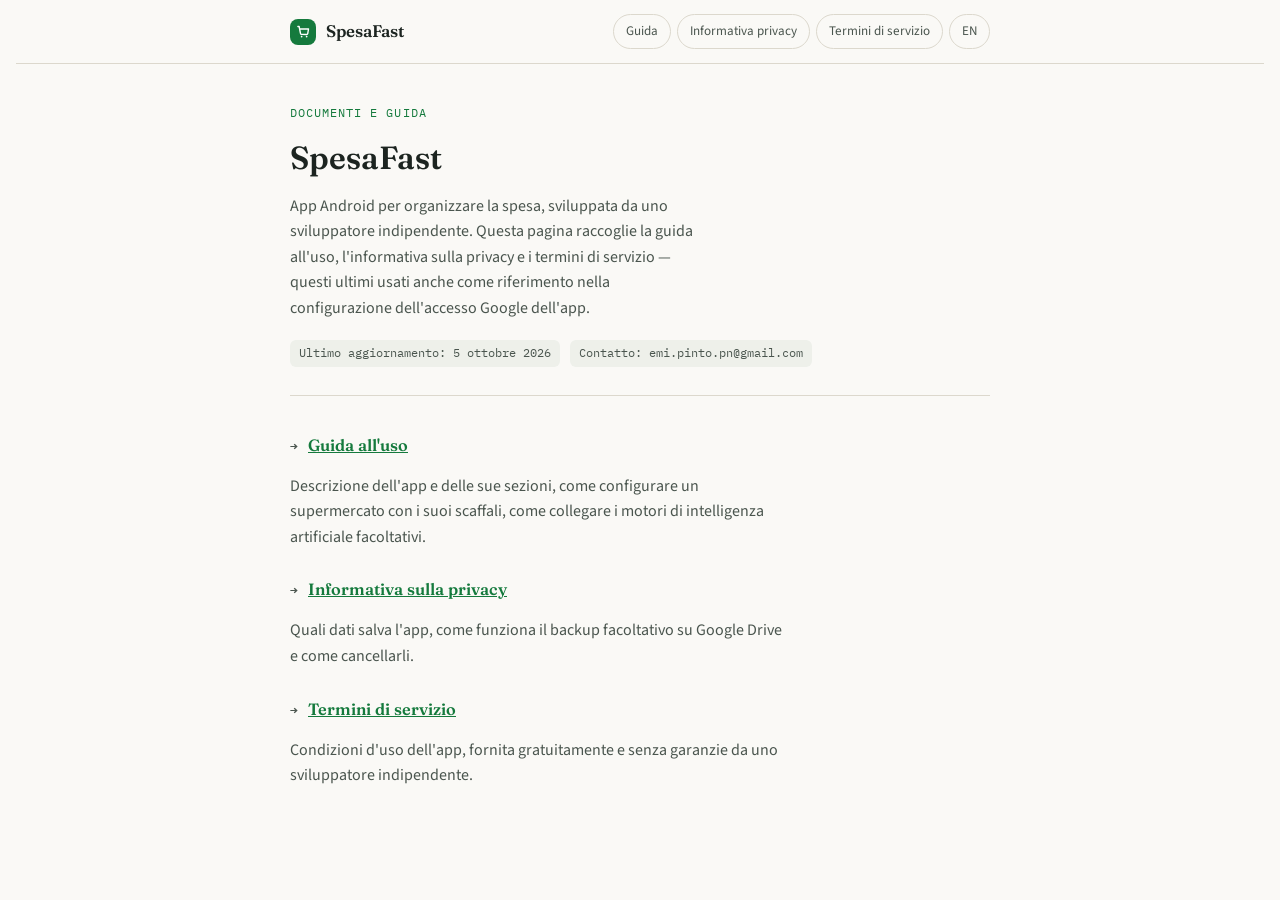
<file: index.html>
<!doctype html>
<html lang="it">
<head>
<meta charset="utf-8">
<meta name="viewport" content="width=device-width, initial-scale=1">
<title>SpesaFast — documenti legali</title>
<link rel="preconnect" href="https://fonts.googleapis.com">
<link rel="preconnect" href="https://fonts.gstatic.com" crossorigin>
<link href="https://fonts.googleapis.com/css2?family=Fraunces:wght@500;600&family=Source+Sans+3:wght@400;600&family=IBM+Plex+Mono:wght@400;500&display=swap" rel="stylesheet">
<link rel="stylesheet" href="style.css">
</head>
<body>

<header class="top">
  <div class="wrap">
    <a class="brand" href="index.html">
      <span class="mark">
        <svg viewBox="0 0 24 24" fill="none" stroke="#fff" stroke-width="2.2" stroke-linecap="round" stroke-linejoin="round">
          <circle cx="9" cy="20" r="1.4" fill="#fff" stroke="none"/>
          <circle cx="17" cy="20" r="1.4" fill="#fff" stroke="none"/>
          <path d="M3 4h2l2.2 11.2a1.8 1.8 0 0 0 1.8 1.5h8a1.8 1.8 0 0 0 1.77-1.48L20 8H6.2"/>
        </svg>
      </span>
      SpesaFast
    </a>
    <nav class="jump">
      <a href="help.html">Guida</a>
      <a href="privacy.html">Informativa privacy</a>
      <a href="terms.html">Termini di servizio</a>
      <a href="en/index.html" lang="en">EN</a>
    </nav>
  </div>
</header>

<main class="wrap">
  <div class="masthead">
    <span class="eyebrow">Documenti e guida</span>
    <h1>SpesaFast</h1>
    <p>App Android per organizzare la spesa, sviluppata da uno sviluppatore indipendente. Questa pagina raccoglie la guida all'uso, l'informativa sulla privacy e i termini di servizio — questi ultimi usati anche come riferimento nella configurazione dell'accesso Google dell'app.</p>
    <div class="meta">
      <span class="chip">Ultimo aggiornamento: 5 ottobre 2026</span>
      <span class="chip">Contatto: emi.pinto.pn@gmail.com</span>
    </div>
  </div>

  <article class="clause">
    <h3><span class="n">→</span> <a href="help.html">Guida all'uso</a></h3>
    <p>Descrizione dell'app e delle sue sezioni, come configurare un supermercato con i suoi scaffali, come collegare i motori di intelligenza artificiale facoltativi.</p>
  </article>

  <article class="clause">
    <h3><span class="n">→</span> <a href="privacy.html">Informativa sulla privacy</a></h3>
    <p>Quali dati salva l'app, come funziona il backup facoltativo su Google Drive e come cancellarli.</p>
  </article>

  <article class="clause">
    <h3><span class="n">→</span> <a href="terms.html">Termini di servizio</a></h3>
    <p>Condizioni d'uso dell'app, fornita gratuitamente e senza garanzie da uno sviluppatore indipendente.</p>
  </article>
</main>
</body>
</html>
</file>
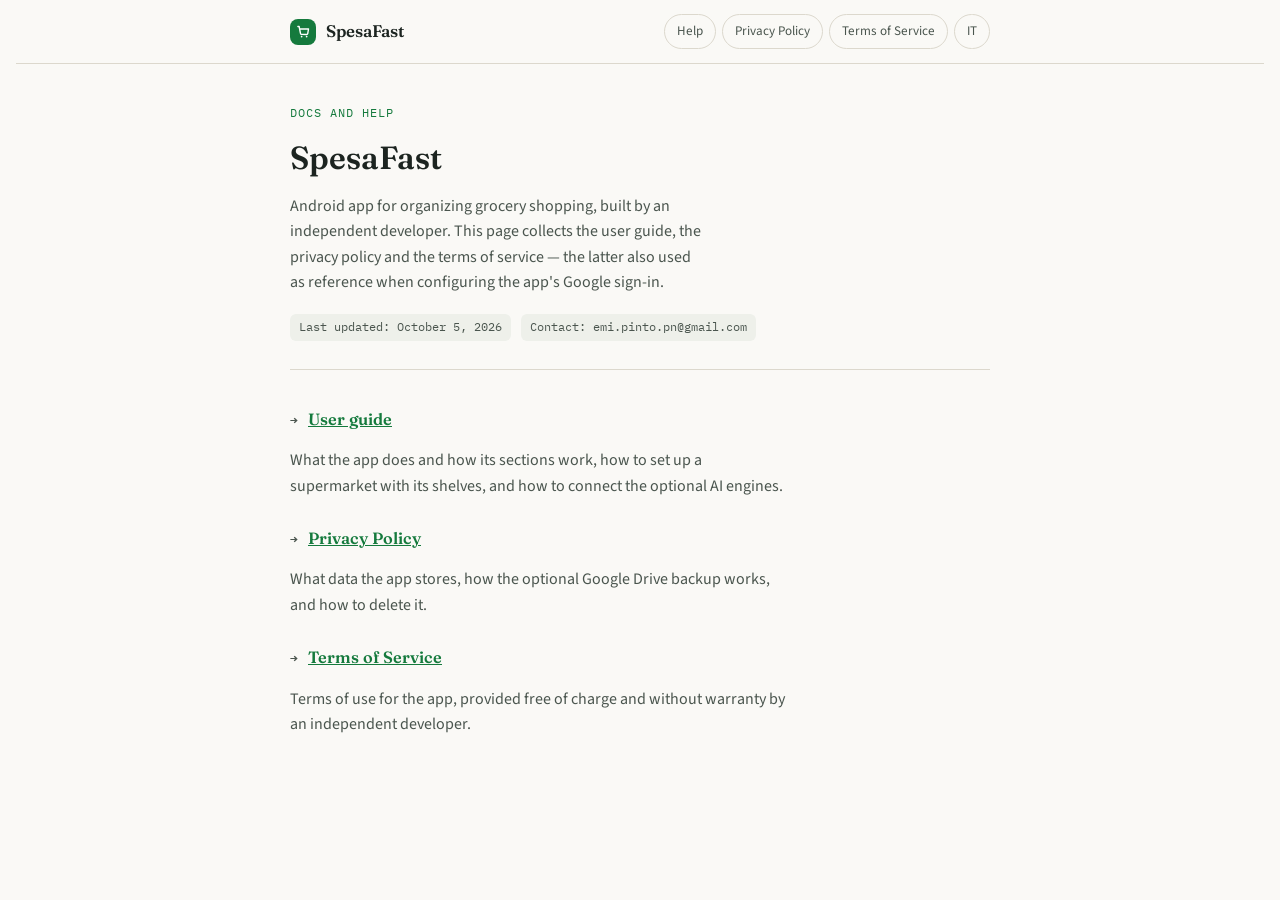
<file: en/index.html>
<!doctype html>
<html lang="en">
<head>
<meta charset="utf-8">
<meta name="viewport" content="width=device-width, initial-scale=1">
<title>SpesaFast — legal documents and help</title>
<link rel="preconnect" href="https://fonts.googleapis.com">
<link rel="preconnect" href="https://fonts.gstatic.com" crossorigin>
<link href="https://fonts.googleapis.com/css2?family=Fraunces:wght@500;600&family=Source+Sans+3:wght@400;600&family=IBM+Plex+Mono:wght@400;500&display=swap" rel="stylesheet">
<link rel="stylesheet" href="../style.css">
</head>
<body>

<header class="top">
  <div class="wrap">
    <a class="brand" href="index.html">
      <span class="mark">
        <svg viewBox="0 0 24 24" fill="none" stroke="#fff" stroke-width="2.2" stroke-linecap="round" stroke-linejoin="round">
          <circle cx="9" cy="20" r="1.4" fill="#fff" stroke="none"/>
          <circle cx="17" cy="20" r="1.4" fill="#fff" stroke="none"/>
          <path d="M3 4h2l2.2 11.2a1.8 1.8 0 0 0 1.8 1.5h8a1.8 1.8 0 0 0 1.77-1.48L20 8H6.2"/>
        </svg>
      </span>
      SpesaFast
    </a>
    <nav class="jump">
      <a href="help.html">Help</a>
      <a href="privacy.html">Privacy Policy</a>
      <a href="terms.html">Terms of Service</a>
      <a href="../index.html" lang="it">IT</a>
    </nav>
  </div>
</header>

<main class="wrap">
  <div class="masthead">
    <span class="eyebrow">Docs and help</span>
    <h1>SpesaFast</h1>
    <p>Android app for organizing grocery shopping, built by an independent developer. This page collects the user guide, the privacy policy and the terms of service — the latter also used as reference when configuring the app's Google sign-in.</p>
    <div class="meta">
      <span class="chip">Last updated: October 5, 2026</span>
      <span class="chip">Contact: emi.pinto.pn@gmail.com</span>
    </div>
  </div>

  <article class="clause">
    <h3><span class="n">→</span> <a href="help.html">User guide</a></h3>
    <p>What the app does and how its sections work, how to set up a supermarket with its shelves, and how to connect the optional AI engines.</p>
  </article>

  <article class="clause">
    <h3><span class="n">→</span> <a href="privacy.html">Privacy Policy</a></h3>
    <p>What data the app stores, how the optional Google Drive backup works, and how to delete it.</p>
  </article>

  <article class="clause">
    <h3><span class="n">→</span> <a href="terms.html">Terms of Service</a></h3>
    <p>Terms of use for the app, provided free of charge and without warranty by an independent developer.</p>
  </article>
</main>
</body>
</html>
</file>
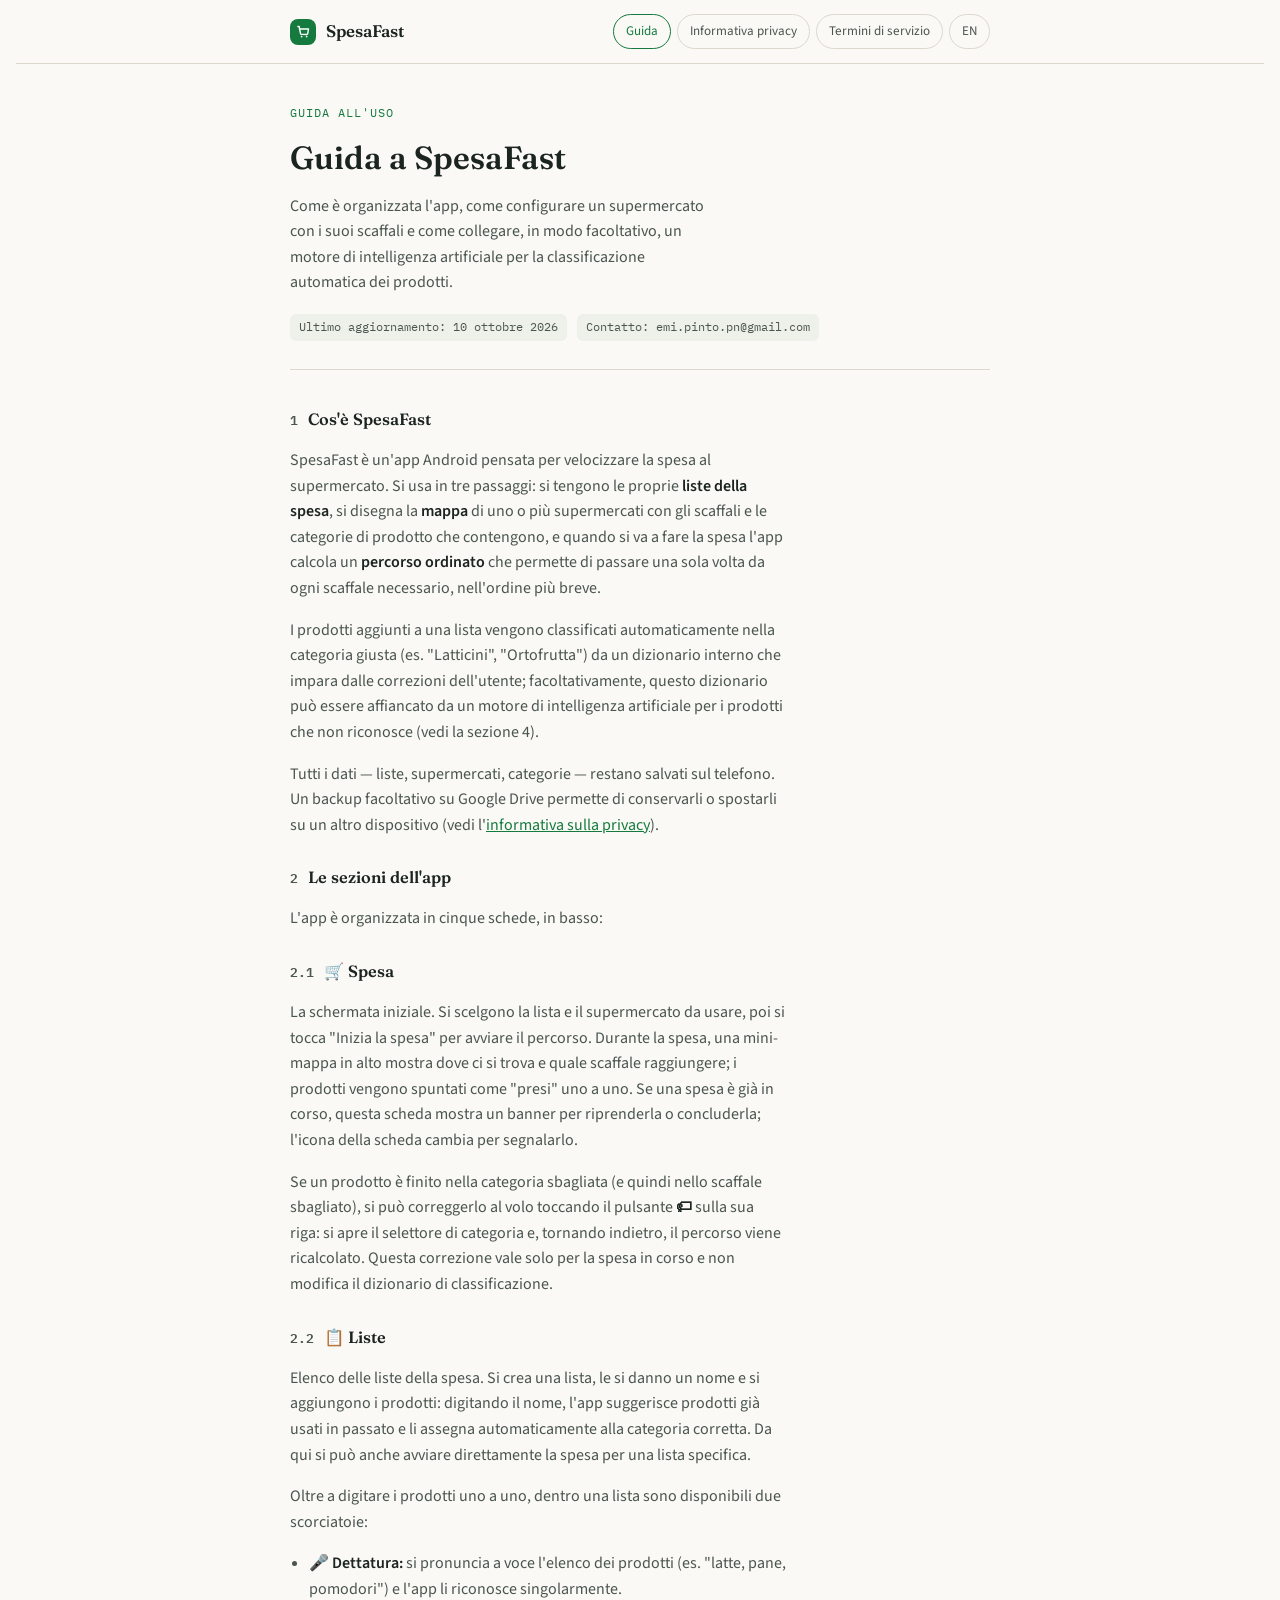
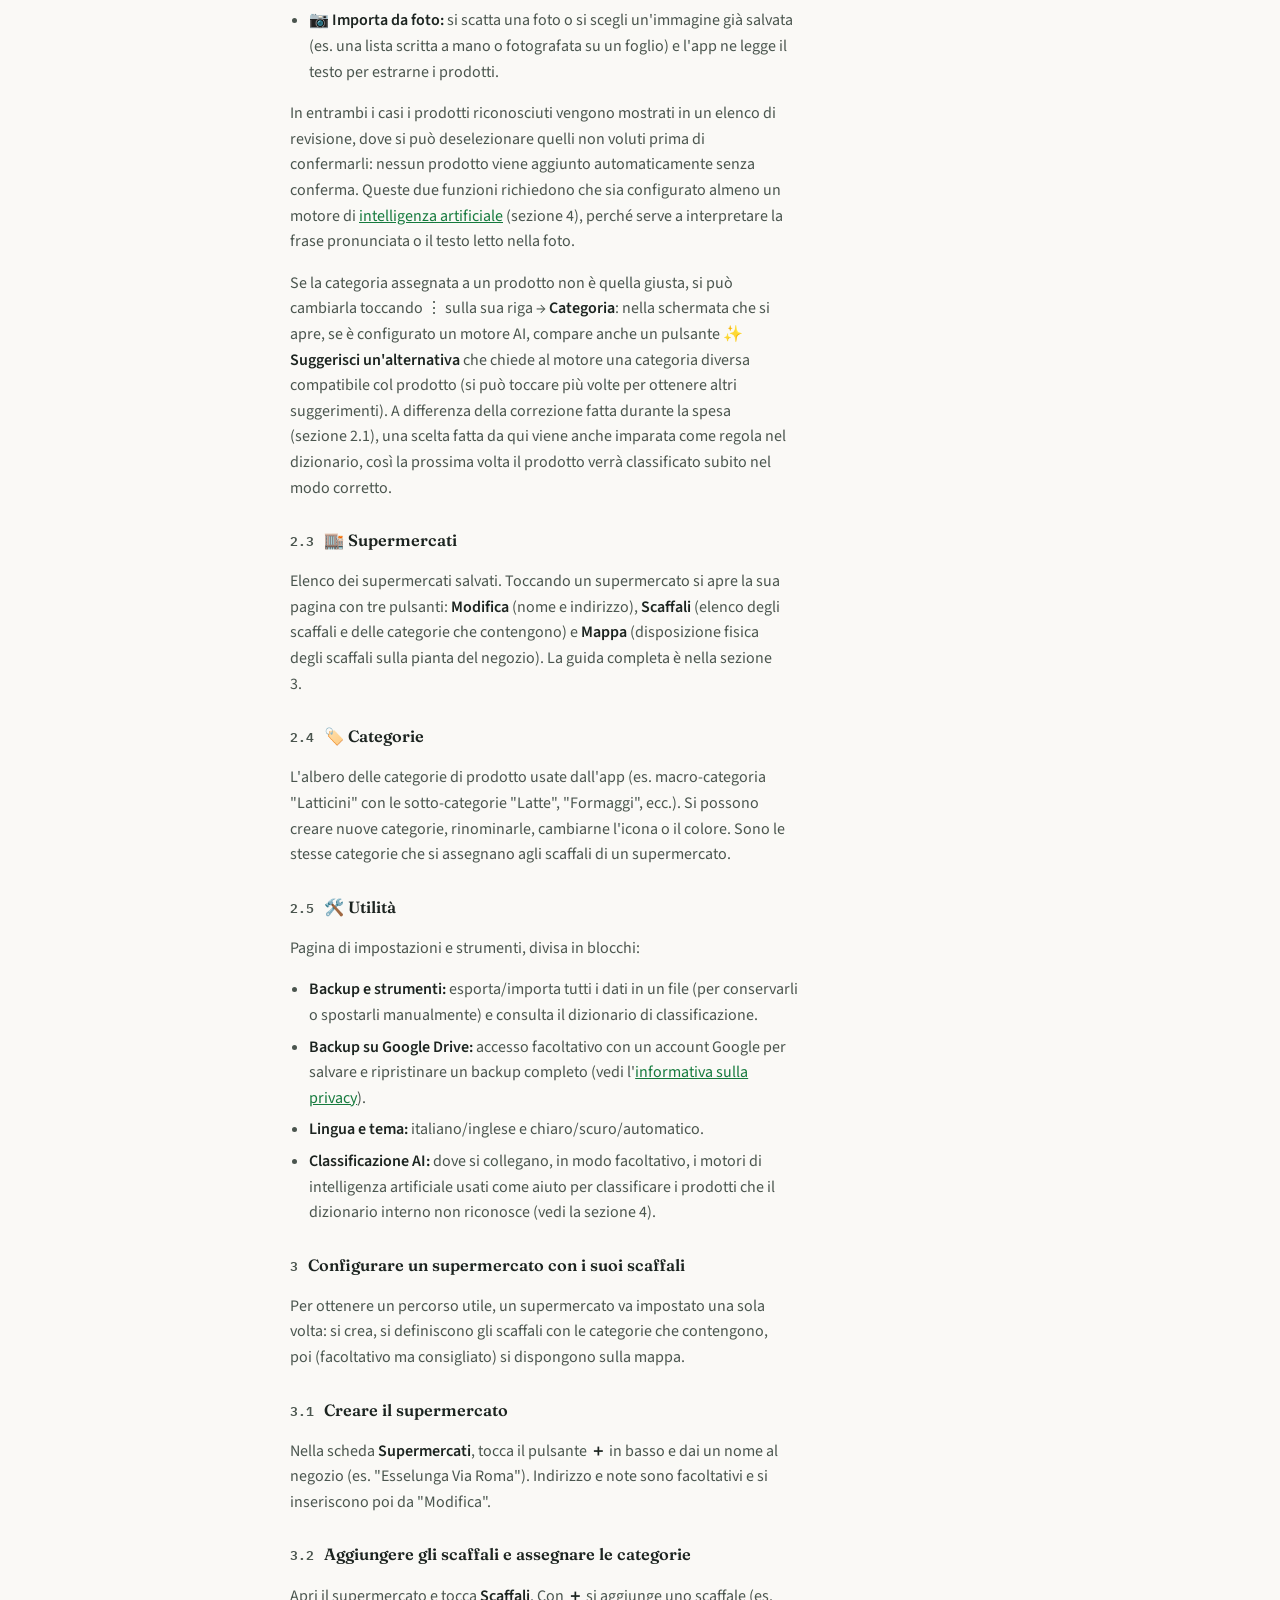
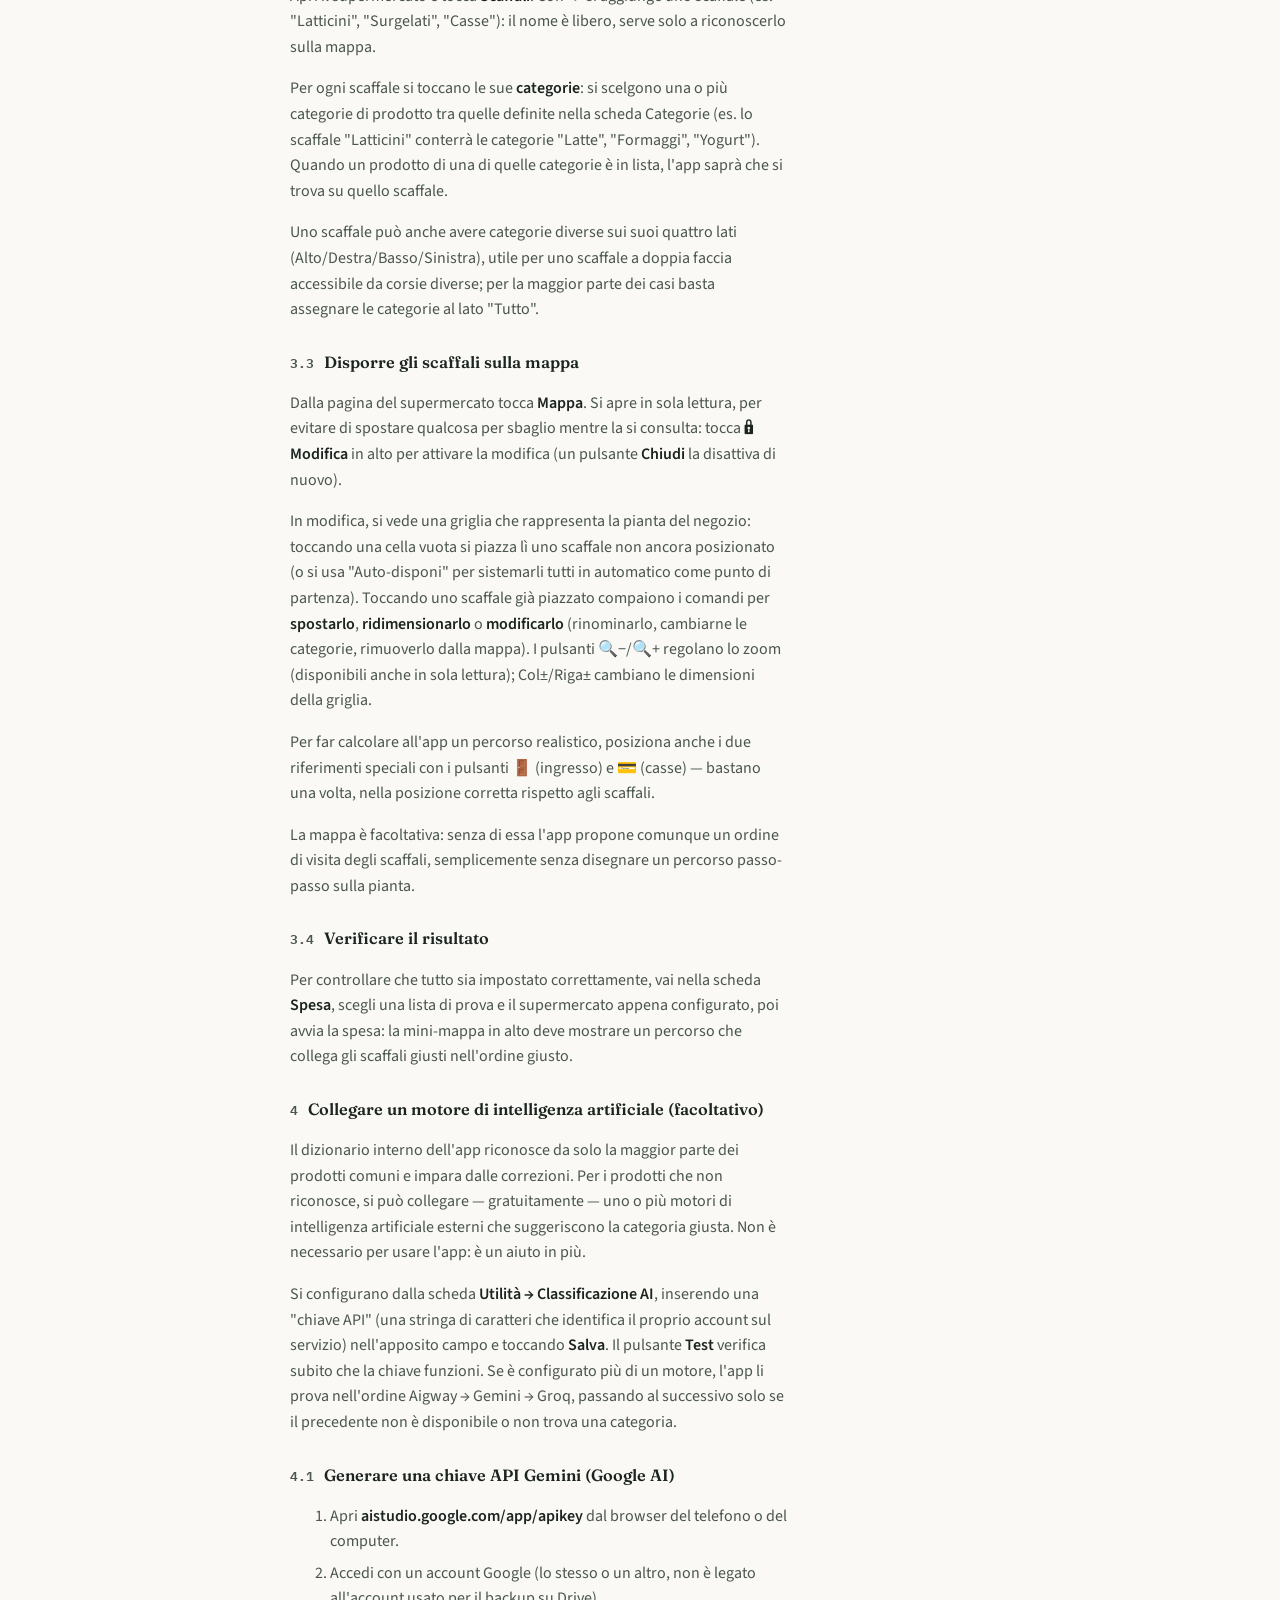
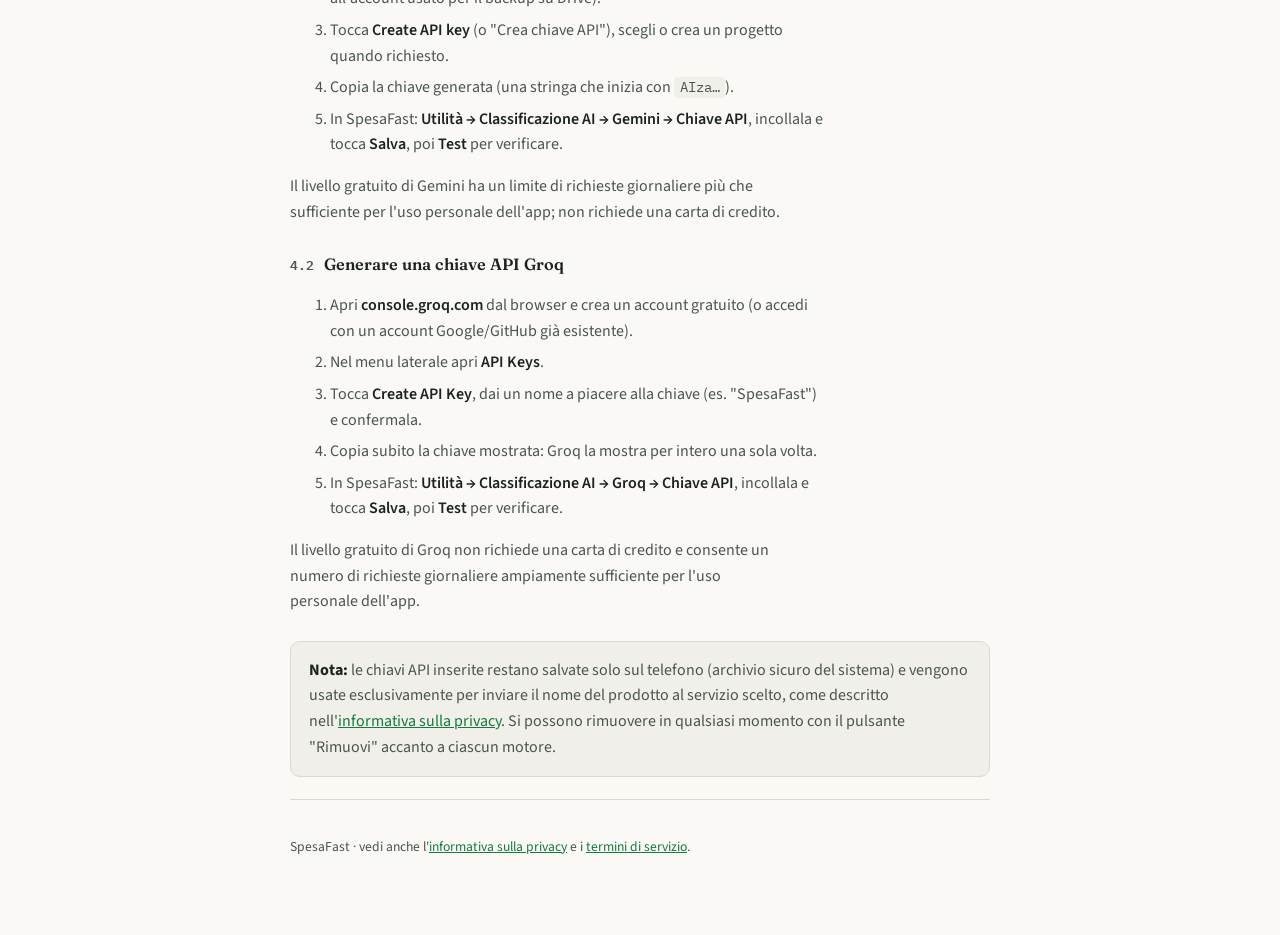
<file: help.html>
<!doctype html>
<html lang="it">
<head>
<meta charset="utf-8">
<meta name="viewport" content="width=device-width, initial-scale=1">
<title>Guida — SpesaFast</title>
<link rel="preconnect" href="https://fonts.googleapis.com">
<link rel="preconnect" href="https://fonts.gstatic.com" crossorigin>
<link href="https://fonts.googleapis.com/css2?family=Fraunces:wght@500;600&family=Source+Sans+3:wght@400;600&family=IBM+Plex+Mono:wght@400;500&display=swap" rel="stylesheet">
<link rel="stylesheet" href="style.css">
</head>
<body>

<header class="top">
  <div class="wrap">
    <a class="brand" href="index.html">
      <span class="mark">
        <svg viewBox="0 0 24 24" fill="none" stroke="#fff" stroke-width="2.2" stroke-linecap="round" stroke-linejoin="round">
          <circle cx="9" cy="20" r="1.4" fill="#fff" stroke="none"/>
          <circle cx="17" cy="20" r="1.4" fill="#fff" stroke="none"/>
          <path d="M3 4h2l2.2 11.2a1.8 1.8 0 0 0 1.8 1.5h8a1.8 1.8 0 0 0 1.77-1.48L20 8H6.2"/>
        </svg>
      </span>
      SpesaFast
    </a>
    <nav class="jump">
      <a href="help.html" aria-current="page">Guida</a>
      <a href="privacy.html">Informativa privacy</a>
      <a href="terms.html">Termini di servizio</a>
      <a href="en/help.html" lang="en">EN</a>
    </nav>
  </div>
</header>

<main class="wrap">

  <div class="masthead">
    <span class="eyebrow">Guida all'uso</span>
    <h1>Guida a SpesaFast</h1>
    <p>Come è organizzata l'app, come configurare un supermercato con i suoi scaffali e come collegare, in modo facoltativo, un motore di intelligenza artificiale per la classificazione automatica dei prodotti.</p>
    <div class="meta">
      <span class="chip">Ultimo aggiornamento: 10 ottobre 2026</span>
      <span class="chip">Contatto: emi.pinto.pn@gmail.com</span>
    </div>
  </div>

  <article class="clause">
    <h3><span class="n">1</span> Cos'è SpesaFast</h3>
    <p>SpesaFast è un'app Android pensata per velocizzare la spesa al supermercato. Si usa in tre passaggi: si tengono le proprie <strong>liste della spesa</strong>, si disegna la <strong>mappa</strong> di uno o più supermercati con gli scaffali e le categorie di prodotto che contengono, e quando si va a fare la spesa l'app calcola un <strong>percorso ordinato</strong> che permette di passare una sola volta da ogni scaffale necessario, nell'ordine più breve.</p>
    <p>I prodotti aggiunti a una lista vengono classificati automaticamente nella categoria giusta (es. "Latticini", "Ortofrutta") da un dizionario interno che impara dalle correzioni dell'utente; facoltativamente, questo dizionario può essere affiancato da un motore di intelligenza artificiale per i prodotti che non riconosce (vedi la sezione 4).</p>
    <p>Tutti i dati — liste, supermercati, categorie — restano salvati sul telefono. Un backup facoltativo su Google Drive permette di conservarli o spostarli su un altro dispositivo (vedi l'<a href="privacy.html">informativa sulla privacy</a>).</p>
  </article>

  <article class="clause">
    <h3><span class="n">2</span> Le sezioni dell'app</h3>
    <p>L'app è organizzata in cinque schede, in basso:</p>
  </article>

  <article class="clause">
    <h3><span class="n">2.1</span> 🛒 Spesa</h3>
    <p>La schermata iniziale. Si scelgono la lista e il supermercato da usare, poi si tocca "Inizia la spesa" per avviare il percorso. Durante la spesa, una mini-mappa in alto mostra dove ci si trova e quale scaffale raggiungere; i prodotti vengono spuntati come "presi" uno a uno. Se una spesa è già in corso, questa scheda mostra un banner per riprenderla o concluderla; l'icona della scheda cambia per segnalarlo.</p>
    <p>Se un prodotto è finito nella categoria sbagliata (e quindi nello scaffale sbagliato), si può correggerlo al volo toccando il pulsante <strong>🏷</strong> sulla sua riga: si apre il selettore di categoria e, tornando indietro, il percorso viene ricalcolato. Questa correzione vale solo per la spesa in corso e non modifica il dizionario di classificazione.</p>
  </article>

  <article class="clause">
    <h3><span class="n">2.2</span> 📋 Liste</h3>
    <p>Elenco delle liste della spesa. Si crea una lista, le si danno un nome e si aggiungono i prodotti: digitando il nome, l'app suggerisce prodotti già usati in passato e li assegna automaticamente alla categoria corretta. Da qui si può anche avviare direttamente la spesa per una lista specifica.</p>
    <p>Oltre a digitare i prodotti uno a uno, dentro una lista sono disponibili due scorciatoie:</p>
    <ul>
      <li><strong>🎤 Dettatura:</strong> si pronuncia a voce l'elenco dei prodotti (es. "latte, pane, pomodori") e l'app li riconosce singolarmente.</li>
      <li><strong>📷 Importa da foto:</strong> si scatta una foto o si scegli un'immagine già salvata (es. una lista scritta a mano o fotografata su un foglio) e l'app ne legge il testo per estrarne i prodotti.</li>
    </ul>
    <p>In entrambi i casi i prodotti riconosciuti vengono mostrati in un elenco di revisione, dove si può deselezionare quelli non voluti prima di confermarli: nessun prodotto viene aggiunto automaticamente senza conferma. Queste due funzioni richiedono che sia configurato almeno un motore di <a href="help.html#ai">intelligenza artificiale</a> (sezione 4), perché serve a interpretare la frase pronunciata o il testo letto nella foto.</p>
    <p>Se la categoria assegnata a un prodotto non è quella giusta, si può cambiarla toccando ⋮ sulla sua riga → <strong>Categoria</strong>: nella schermata che si apre, se è configurato un motore AI, compare anche un pulsante <strong>✨ Suggerisci un'alternativa</strong> che chiede al motore una categoria diversa compatibile col prodotto (si può toccare più volte per ottenere altri suggerimenti). A differenza della correzione fatta durante la spesa (sezione 2.1), una scelta fatta da qui viene anche imparata come regola nel dizionario, così la prossima volta il prodotto verrà classificato subito nel modo corretto.</p>
  </article>

  <article class="clause">
    <h3><span class="n">2.3</span> 🏬 Supermercati</h3>
    <p>Elenco dei supermercati salvati. Toccando un supermercato si apre la sua pagina con tre pulsanti: <strong>Modifica</strong> (nome e indirizzo), <strong>Scaffali</strong> (elenco degli scaffali e delle categorie che contengono) e <strong>Mappa</strong> (disposizione fisica degli scaffali sulla pianta del negozio). La guida completa è nella sezione 3.</p>
  </article>

  <article class="clause">
    <h3><span class="n">2.4</span> 🏷️ Categorie</h3>
    <p>L'albero delle categorie di prodotto usate dall'app (es. macro-categoria "Latticini" con le sotto-categorie "Latte", "Formaggi", ecc.). Si possono creare nuove categorie, rinominarle, cambiarne l'icona o il colore. Sono le stesse categorie che si assegnano agli scaffali di un supermercato.</p>
  </article>

  <article class="clause">
    <h3><span class="n">2.5</span> 🛠️ Utilità</h3>
    <p>Pagina di impostazioni e strumenti, divisa in blocchi:</p>
    <ul>
      <li><strong>Backup e strumenti:</strong> esporta/importa tutti i dati in un file (per conservarli o spostarli manualmente) e consulta il dizionario di classificazione.</li>
      <li><strong>Backup su Google Drive:</strong> accesso facoltativo con un account Google per salvare e ripristinare un backup completo (vedi l'<a href="privacy.html">informativa sulla privacy</a>).</li>
      <li><strong>Lingua e tema:</strong> italiano/inglese e chiaro/scuro/automatico.</li>
      <li><strong>Classificazione AI:</strong> dove si collegano, in modo facoltativo, i motori di intelligenza artificiale usati come aiuto per classificare i prodotti che il dizionario interno non riconosce (vedi la sezione 4).</li>
    </ul>
  </article>

  <article class="clause">
    <h3><span class="n">3</span> Configurare un supermercato con i suoi scaffali</h3>
    <p>Per ottenere un percorso utile, un supermercato va impostato una sola volta: si crea, si definiscono gli scaffali con le categorie che contengono, poi (facoltativo ma consigliato) si dispongono sulla mappa.</p>
  </article>

  <article class="clause">
    <h3><span class="n">3.1</span> Creare il supermercato</h3>
    <p>Nella scheda <strong>Supermercati</strong>, tocca il pulsante <strong>＋</strong> in basso e dai un nome al negozio (es. "Esselunga Via Roma"). Indirizzo e note sono facoltativi e si inseriscono poi da "Modifica".</p>
  </article>

  <article class="clause">
    <h3><span class="n">3.2</span> Aggiungere gli scaffali e assegnare le categorie</h3>
    <p>Apri il supermercato e tocca <strong>Scaffali</strong>. Con <strong>＋</strong> si aggiunge uno scaffale (es. "Latticini", "Surgelati", "Casse"): il nome è libero, serve solo a riconoscerlo sulla mappa.</p>
    <p>Per ogni scaffale si toccano le sue <strong>categorie</strong>: si scelgono una o più categorie di prodotto tra quelle definite nella scheda Categorie (es. lo scaffale "Latticini" conterrà le categorie "Latte", "Formaggi", "Yogurt"). Quando un prodotto di una di quelle categorie è in lista, l'app saprà che si trova su quello scaffale.</p>
    <p>Uno scaffale può anche avere categorie diverse sui suoi quattro lati (Alto/Destra/Basso/Sinistra), utile per uno scaffale a doppia faccia accessibile da corsie diverse; per la maggior parte dei casi basta assegnare le categorie al lato "Tutto".</p>
  </article>

  <article class="clause">
    <h3><span class="n">3.3</span> Disporre gli scaffali sulla mappa</h3>
    <p>Dalla pagina del supermercato tocca <strong>Mappa</strong>. Si apre in sola lettura, per evitare di spostare qualcosa per sbaglio mentre la si consulta: tocca <strong>🔒 Modifica</strong> in alto per attivare la modifica (un pulsante <strong>Chiudi</strong> la disattiva di nuovo).</p>
    <p>In modifica, si vede una griglia che rappresenta la pianta del negozio: toccando una cella vuota si piazza lì uno scaffale non ancora posizionato (o si usa "Auto-disponi" per sistemarli tutti in automatico come punto di partenza). Toccando uno scaffale già piazzato compaiono i comandi per <strong>spostarlo</strong>, <strong>ridimensionarlo</strong> o <strong>modificarlo</strong> (rinominarlo, cambiarne le categorie, rimuoverlo dalla mappa). I pulsanti 🔍−/🔍+ regolano lo zoom (disponibili anche in sola lettura); Col±/Riga± cambiano le dimensioni della griglia.</p>
    <p>Per far calcolare all'app un percorso realistico, posiziona anche i due riferimenti speciali con i pulsanti 🚪 (ingresso) e 💳 (casse) — bastano una volta, nella posizione corretta rispetto agli scaffali.</p>
    <p>La mappa è facoltativa: senza di essa l'app propone comunque un ordine di visita degli scaffali, semplicemente senza disegnare un percorso passo-passo sulla pianta.</p>
  </article>

  <article class="clause">
    <h3><span class="n">3.4</span> Verificare il risultato</h3>
    <p>Per controllare che tutto sia impostato correttamente, vai nella scheda <strong>Spesa</strong>, scegli una lista di prova e il supermercato appena configurato, poi avvia la spesa: la mini-mappa in alto deve mostrare un percorso che collega gli scaffali giusti nell'ordine giusto.</p>
  </article>

  <article class="clause" id="ai">
    <h3><span class="n">4</span> Collegare un motore di intelligenza artificiale (facoltativo)</h3>
    <p>Il dizionario interno dell'app riconosce da solo la maggior parte dei prodotti comuni e impara dalle correzioni. Per i prodotti che non riconosce, si può collegare — gratuitamente — uno o più motori di intelligenza artificiale esterni che suggeriscono la categoria giusta. Non è necessario per usare l'app: è un aiuto in più.</p>
    <p>Si configurano dalla scheda <strong>Utilità → Classificazione AI</strong>, inserendo una "chiave API" (una stringa di caratteri che identifica il proprio account sul servizio) nell'apposito campo e toccando <strong>Salva</strong>. Il pulsante <strong>Test</strong> verifica subito che la chiave funzioni. Se è configurato più di un motore, l'app li prova nell'ordine Aigway → Gemini → Groq, passando al successivo solo se il precedente non è disponibile o non trova una categoria.</p>
  </article>

  <article class="clause">
    <h3><span class="n">4.1</span> Generare una chiave API Gemini (Google AI)</h3>
    <ol>
      <li>Apri <strong>aistudio.google.com/app/apikey</strong> dal browser del telefono o del computer.</li>
      <li>Accedi con un account Google (lo stesso o un altro, non è legato all'account usato per il backup su Drive).</li>
      <li>Tocca <strong>Create API key</strong> (o "Crea chiave API"), scegli o crea un progetto quando richiesto.</li>
      <li>Copia la chiave generata (una stringa che inizia con <code>AIza…</code>).</li>
      <li>In SpesaFast: <strong>Utilità → Classificazione AI → Gemini → Chiave API</strong>, incollala e tocca <strong>Salva</strong>, poi <strong>Test</strong> per verificare.</li>
    </ol>
    <p>Il livello gratuito di Gemini ha un limite di richieste giornaliere più che sufficiente per l'uso personale dell'app; non richiede una carta di credito.</p>
  </article>

  <article class="clause">
    <h3><span class="n">4.2</span> Generare una chiave API Groq</h3>
    <ol>
      <li>Apri <strong>console.groq.com</strong> dal browser e crea un account gratuito (o accedi con un account Google/GitHub già esistente).</li>
      <li>Nel menu laterale apri <strong>API Keys</strong>.</li>
      <li>Tocca <strong>Create API Key</strong>, dai un nome a piacere alla chiave (es. "SpesaFast") e confermala.</li>
      <li>Copia subito la chiave mostrata: Groq la mostra per intero una sola volta.</li>
      <li>In SpesaFast: <strong>Utilità → Classificazione AI → Groq → Chiave API</strong>, incollala e tocca <strong>Salva</strong>, poi <strong>Test</strong> per verificare.</li>
    </ol>
    <p>Il livello gratuito di Groq non richiede una carta di credito e consente un numero di richieste giornaliere ampiamente sufficiente per l'uso personale dell'app.</p>
  </article>

  <div class="callout">
    <p><strong>Nota:</strong> le chiavi API inserite restano salvate solo sul telefono (archivio sicuro del sistema) e vengono usate esclusivamente per inviare il nome del prodotto al servizio scelto, come descritto nell'<a href="privacy.html">informativa sulla privacy</a>. Si possono rimuovere in qualsiasi momento con il pulsante "Rimuovi" accanto a ciascun motore.</p>
  </div>

  <footer class="page">
    <p>SpesaFast · vedi anche l'<a href="privacy.html">informativa sulla privacy</a> e i <a href="terms.html">termini di servizio</a>.</p>
  </footer>

</main>
</body>
</html>
</file>
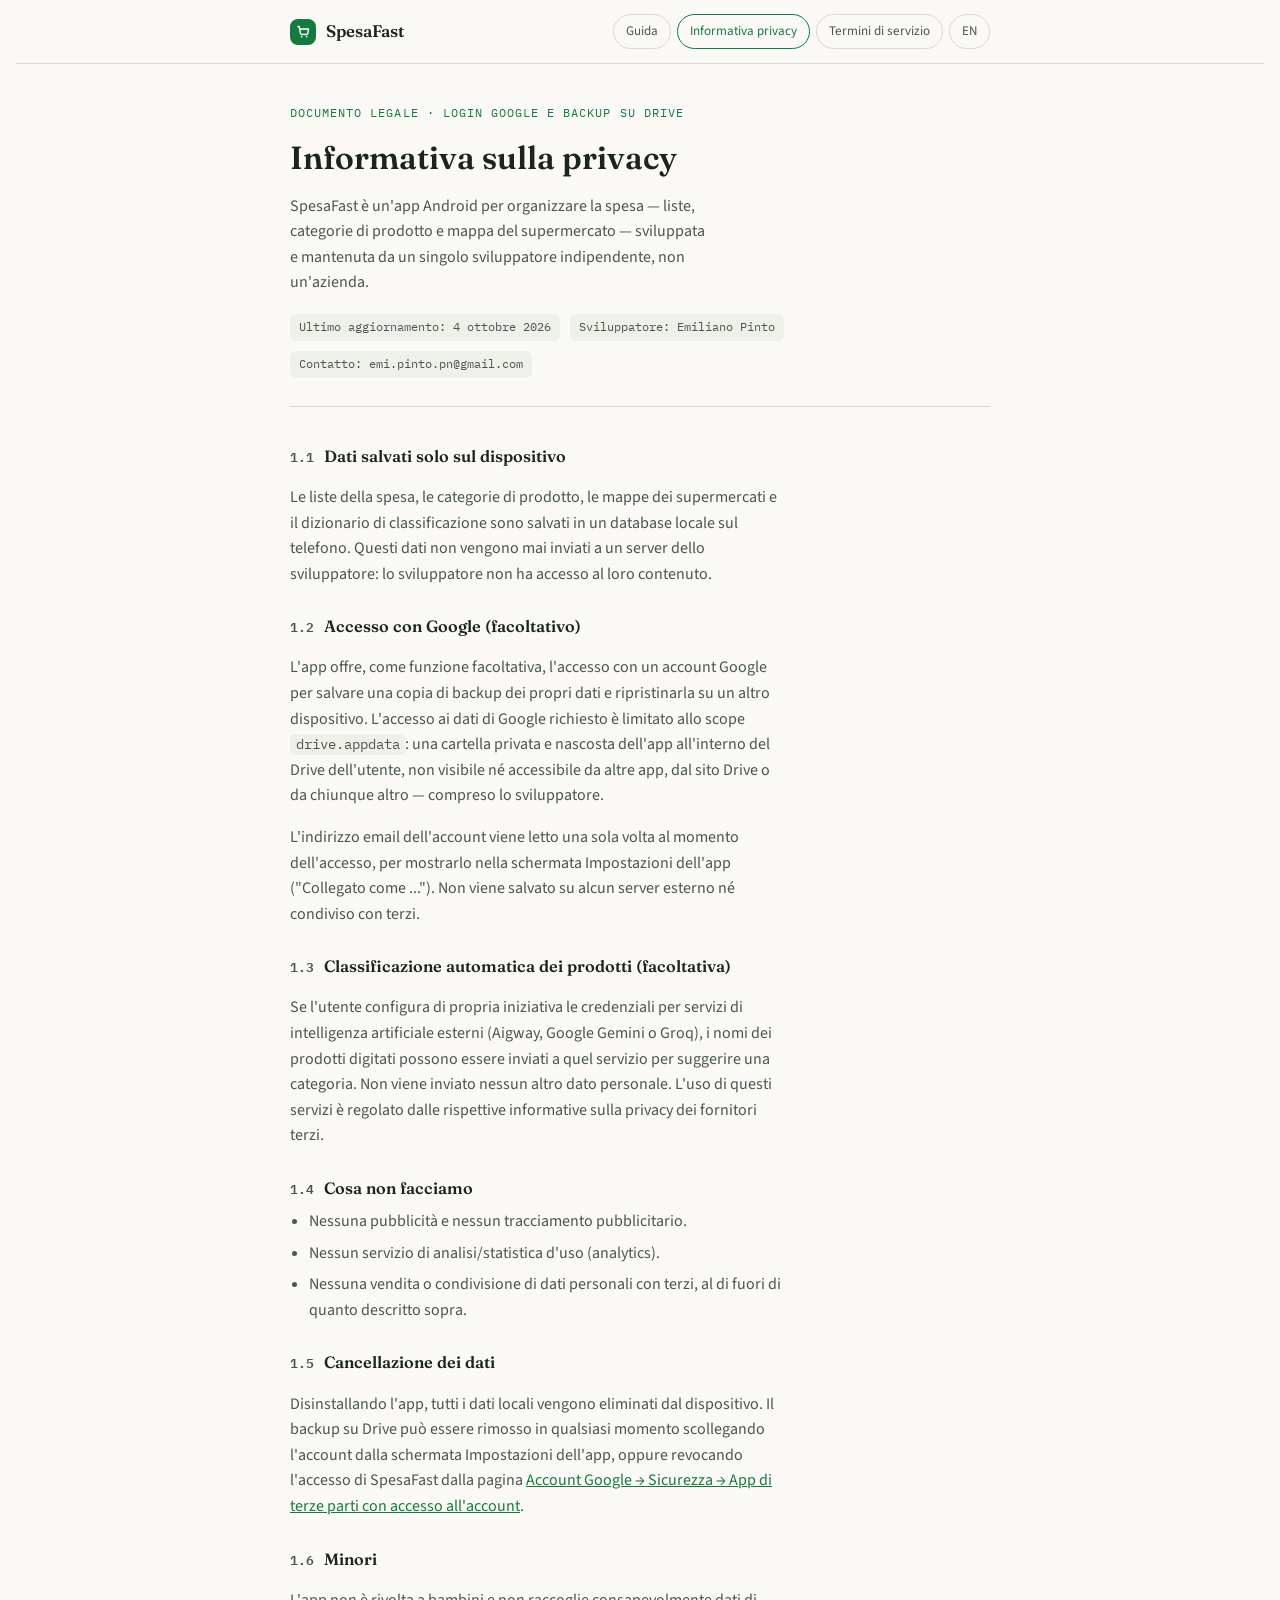
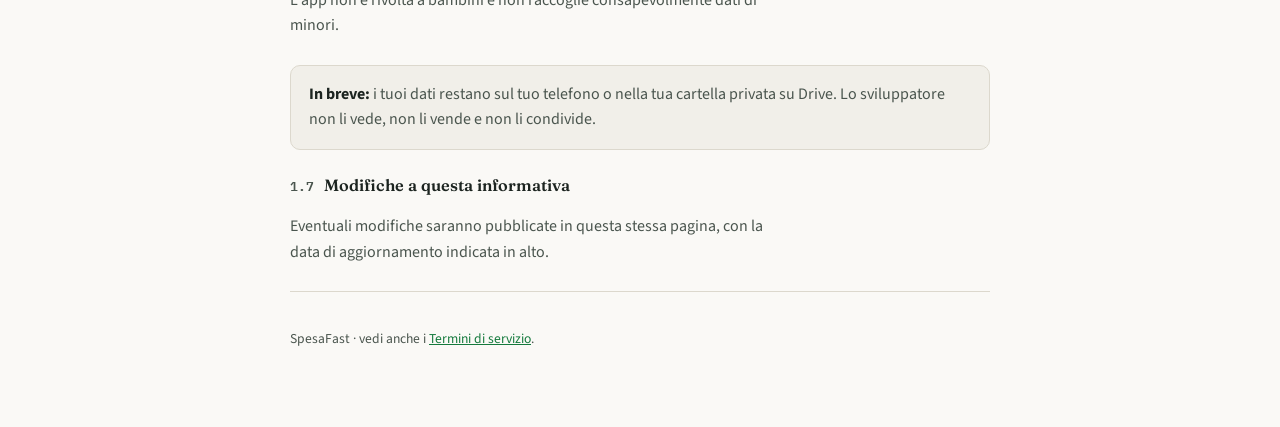
<file: privacy.html>
<!doctype html>
<html lang="it">
<head>
<meta charset="utf-8">
<meta name="viewport" content="width=device-width, initial-scale=1">
<title>Informativa sulla privacy — SpesaFast</title>
<link rel="preconnect" href="https://fonts.googleapis.com">
<link rel="preconnect" href="https://fonts.gstatic.com" crossorigin>
<link href="https://fonts.googleapis.com/css2?family=Fraunces:wght@500;600&family=Source+Sans+3:wght@400;600&family=IBM+Plex+Mono:wght@400;500&display=swap" rel="stylesheet">
<link rel="stylesheet" href="style.css">
</head>
<body>

<header class="top">
  <div class="wrap">
    <a class="brand" href="index.html">
      <span class="mark">
        <svg viewBox="0 0 24 24" fill="none" stroke="#fff" stroke-width="2.2" stroke-linecap="round" stroke-linejoin="round">
          <circle cx="9" cy="20" r="1.4" fill="#fff" stroke="none"/>
          <circle cx="17" cy="20" r="1.4" fill="#fff" stroke="none"/>
          <path d="M3 4h2l2.2 11.2a1.8 1.8 0 0 0 1.8 1.5h8a1.8 1.8 0 0 0 1.77-1.48L20 8H6.2"/>
        </svg>
      </span>
      SpesaFast
    </a>
    <nav class="jump">
      <a href="help.html">Guida</a>
      <a href="privacy.html" aria-current="page">Informativa privacy</a>
      <a href="terms.html">Termini di servizio</a>
      <a href="en/privacy.html" lang="en">EN</a>
    </nav>
  </div>
</header>

<main class="wrap">

  <div class="masthead">
    <span class="eyebrow">Documento legale · login Google e backup su Drive</span>
    <h1>Informativa sulla privacy</h1>
    <p>SpesaFast è un'app Android per organizzare la spesa — liste, categorie di prodotto e mappa del supermercato — sviluppata e mantenuta da un singolo sviluppatore indipendente, non un'azienda.</p>
    <div class="meta">
      <span class="chip">Ultimo aggiornamento: 4 ottobre 2026</span>
      <span class="chip">Sviluppatore: Emiliano Pinto</span>
      <span class="chip">Contatto: emi.pinto.pn@gmail.com</span>
    </div>
  </div>

  <article class="clause">
    <h3><span class="n">1.1</span> Dati salvati solo sul dispositivo</h3>
    <p>Le liste della spesa, le categorie di prodotto, le mappe dei supermercati e il dizionario di classificazione sono salvati in un database locale sul telefono. Questi dati non vengono mai inviati a un server dello sviluppatore: lo sviluppatore non ha accesso al loro contenuto.</p>
  </article>

  <article class="clause">
    <h3><span class="n">1.2</span> Accesso con Google (facoltativo)</h3>
    <p>L'app offre, come funzione facoltativa, l'accesso con un account Google per salvare una copia di backup dei propri dati e ripristinarla su un altro dispositivo. L'accesso ai dati di Google richiesto è limitato allo scope <code>drive.appdata</code>: una cartella privata e nascosta dell'app all'interno del Drive dell'utente, non visibile né accessibile da altre app, dal sito Drive o da chiunque altro — compreso lo sviluppatore.</p>
    <p>L'indirizzo email dell'account viene letto una sola volta al momento dell'accesso, per mostrarlo nella schermata Impostazioni dell'app ("Collegato come ..."). Non viene salvato su alcun server esterno né condiviso con terzi.</p>
  </article>

  <article class="clause">
    <h3><span class="n">1.3</span> Classificazione automatica dei prodotti (facoltativa)</h3>
    <p>Se l'utente configura di propria iniziativa le credenziali per servizi di intelligenza artificiale esterni (Aigway, Google Gemini o Groq), i nomi dei prodotti digitati possono essere inviati a quel servizio per suggerire una categoria. Non viene inviato nessun altro dato personale. L'uso di questi servizi è regolato dalle rispettive informative sulla privacy dei fornitori terzi.</p>
  </article>

  <article class="clause">
    <h3><span class="n">1.4</span> Cosa non facciamo</h3>
    <ul>
      <li>Nessuna pubblicità e nessun tracciamento pubblicitario.</li>
      <li>Nessun servizio di analisi/statistica d'uso (analytics).</li>
      <li>Nessuna vendita o condivisione di dati personali con terzi, al di fuori di quanto descritto sopra.</li>
    </ul>
  </article>

  <article class="clause" id="cancellazione-dati">
    <h3><span class="n">1.5</span> Cancellazione dei dati</h3>
    <p>Disinstallando l'app, tutti i dati locali vengono eliminati dal dispositivo. Il backup su Drive può essere rimosso in qualsiasi momento scollegando l'account dalla schermata Impostazioni dell'app, oppure revocando l'accesso di SpesaFast dalla pagina <a href="https://myaccount.google.com/permissions" target="_blank" rel="noopener">Account Google → Sicurezza → App di terze parti con accesso all'account</a>.</p>
  </article>

  <article class="clause">
    <h3><span class="n">1.6</span> Minori</h3>
    <p>L'app non è rivolta a bambini e non raccoglie consapevolmente dati di minori.</p>
  </article>

  <div class="callout">
    <p><strong>In breve:</strong> i tuoi dati restano sul tuo telefono o nella tua cartella privata su Drive. Lo sviluppatore non li vede, non li vende e non li condivide.</p>
  </div>

  <article class="clause">
    <h3><span class="n">1.7</span> Modifiche a questa informativa</h3>
    <p>Eventuali modifiche saranno pubblicate in questa stessa pagina, con la data di aggiornamento indicata in alto.</p>
  </article>

  <footer class="page">
    <p>SpesaFast · vedi anche i <a href="terms.html">Termini di servizio</a>.</p>
  </footer>

</main>
</body>
</html>
</file>
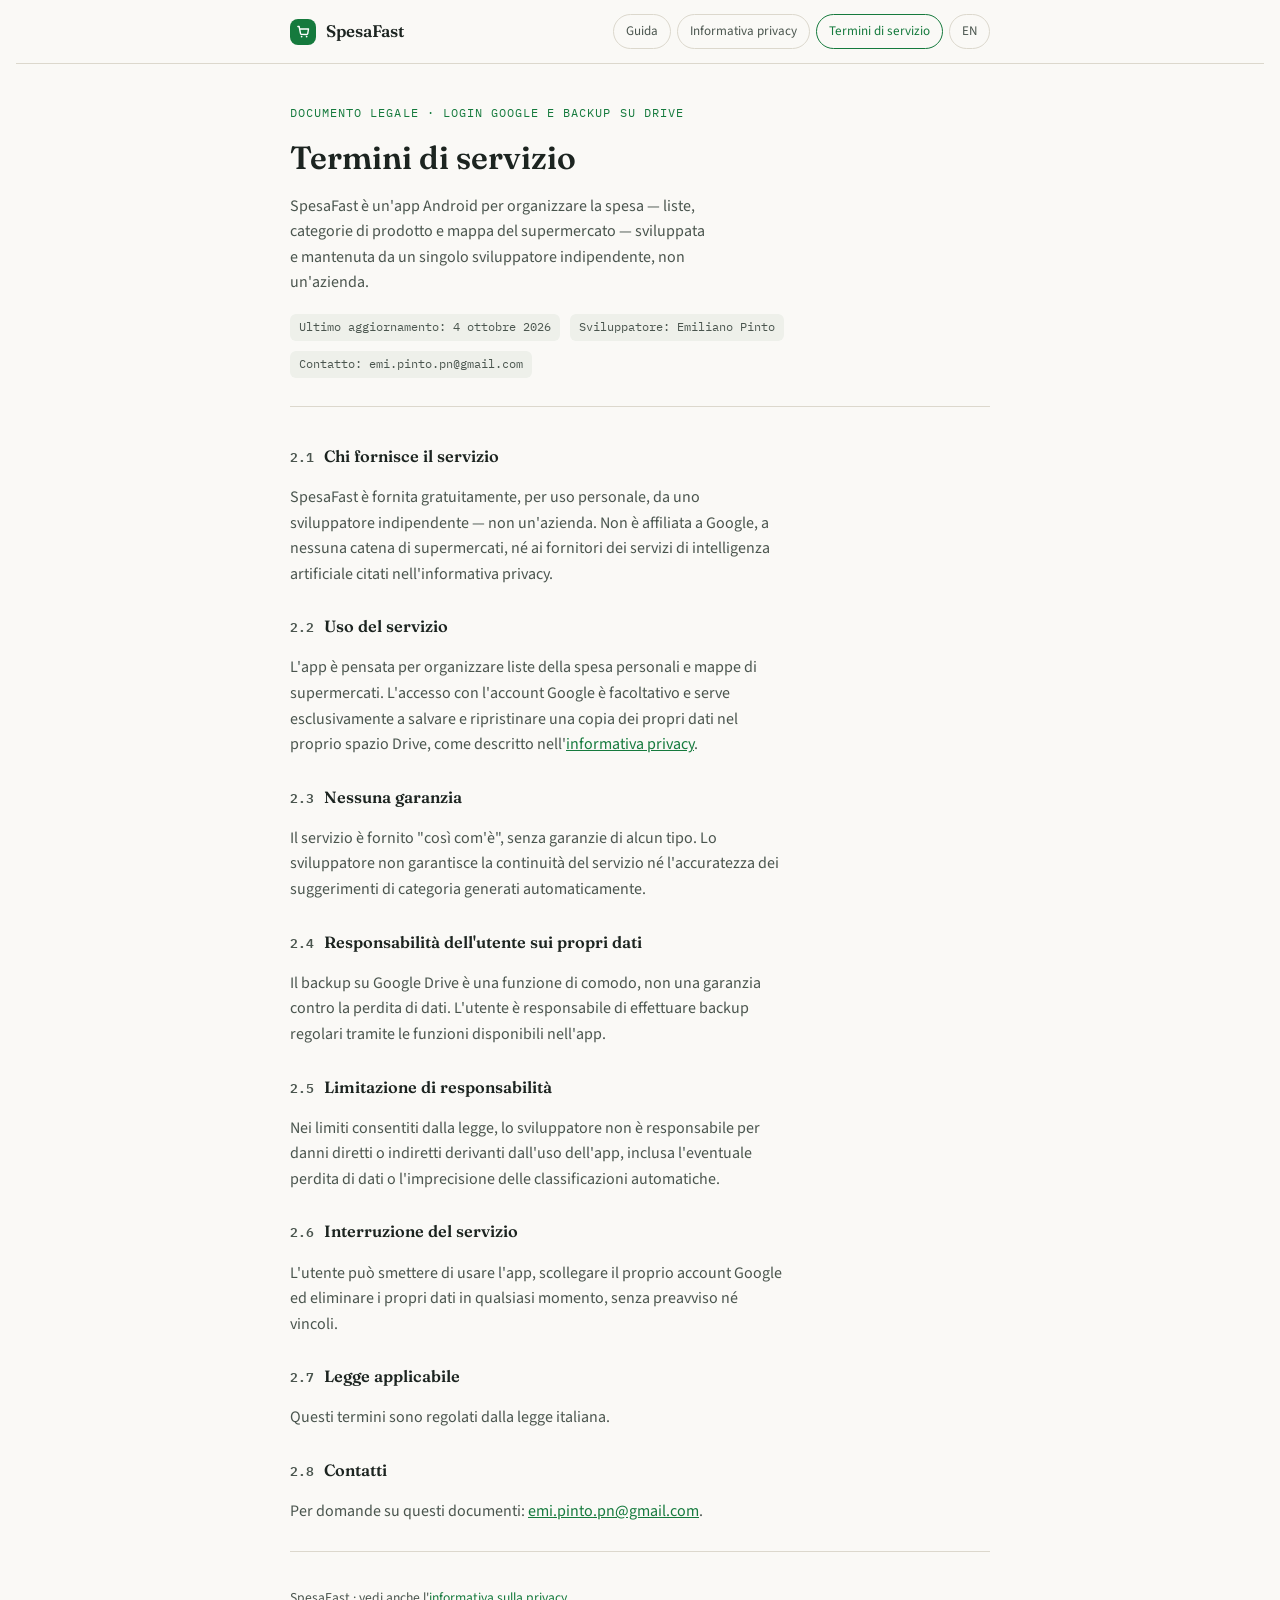
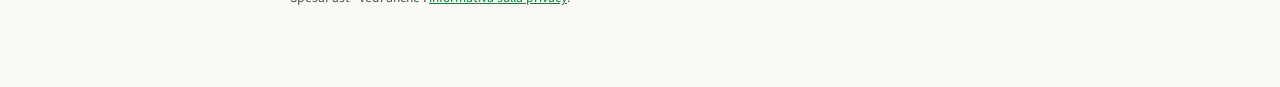
<file: terms.html>
<!doctype html>
<html lang="it">
<head>
<meta charset="utf-8">
<meta name="viewport" content="width=device-width, initial-scale=1">
<title>Termini di servizio — SpesaFast</title>
<link rel="preconnect" href="https://fonts.googleapis.com">
<link rel="preconnect" href="https://fonts.gstatic.com" crossorigin>
<link href="https://fonts.googleapis.com/css2?family=Fraunces:wght@500;600&family=Source+Sans+3:wght@400;600&family=IBM+Plex+Mono:wght@400;500&display=swap" rel="stylesheet">
<link rel="stylesheet" href="style.css">
</head>
<body>

<header class="top">
  <div class="wrap">
    <a class="brand" href="index.html">
      <span class="mark">
        <svg viewBox="0 0 24 24" fill="none" stroke="#fff" stroke-width="2.2" stroke-linecap="round" stroke-linejoin="round">
          <circle cx="9" cy="20" r="1.4" fill="#fff" stroke="none"/>
          <circle cx="17" cy="20" r="1.4" fill="#fff" stroke="none"/>
          <path d="M3 4h2l2.2 11.2a1.8 1.8 0 0 0 1.8 1.5h8a1.8 1.8 0 0 0 1.77-1.48L20 8H6.2"/>
        </svg>
      </span>
      SpesaFast
    </a>
    <nav class="jump">
      <a href="help.html">Guida</a>
      <a href="privacy.html">Informativa privacy</a>
      <a href="terms.html" aria-current="page">Termini di servizio</a>
      <a href="en/terms.html" lang="en">EN</a>
    </nav>
  </div>
</header>

<main class="wrap">

  <div class="masthead">
    <span class="eyebrow">Documento legale · login Google e backup su Drive</span>
    <h1>Termini di servizio</h1>
    <p>SpesaFast è un'app Android per organizzare la spesa — liste, categorie di prodotto e mappa del supermercato — sviluppata e mantenuta da un singolo sviluppatore indipendente, non un'azienda.</p>
    <div class="meta">
      <span class="chip">Ultimo aggiornamento: 4 ottobre 2026</span>
      <span class="chip">Sviluppatore: Emiliano Pinto</span>
      <span class="chip">Contatto: emi.pinto.pn@gmail.com</span>
    </div>
  </div>

  <article class="clause">
    <h3><span class="n">2.1</span> Chi fornisce il servizio</h3>
    <p>SpesaFast è fornita gratuitamente, per uso personale, da uno sviluppatore indipendente — non un'azienda. Non è affiliata a Google, a nessuna catena di supermercati, né ai fornitori dei servizi di intelligenza artificiale citati nell'informativa privacy.</p>
  </article>

  <article class="clause">
    <h3><span class="n">2.2</span> Uso del servizio</h3>
    <p>L'app è pensata per organizzare liste della spesa personali e mappe di supermercati. L'accesso con l'account Google è facoltativo e serve esclusivamente a salvare e ripristinare una copia dei propri dati nel proprio spazio Drive, come descritto nell'<a href="privacy.html">informativa privacy</a>.</p>
  </article>

  <article class="clause">
    <h3><span class="n">2.3</span> Nessuna garanzia</h3>
    <p>Il servizio è fornito "così com'è", senza garanzie di alcun tipo. Lo sviluppatore non garantisce la continuità del servizio né l'accuratezza dei suggerimenti di categoria generati automaticamente.</p>
  </article>

  <article class="clause">
    <h3><span class="n">2.4</span> Responsabilità dell'utente sui propri dati</h3>
    <p>Il backup su Google Drive è una funzione di comodo, non una garanzia contro la perdita di dati. L'utente è responsabile di effettuare backup regolari tramite le funzioni disponibili nell'app.</p>
  </article>

  <article class="clause">
    <h3><span class="n">2.5</span> Limitazione di responsabilità</h3>
    <p>Nei limiti consentiti dalla legge, lo sviluppatore non è responsabile per danni diretti o indiretti derivanti dall'uso dell'app, inclusa l'eventuale perdita di dati o l'imprecisione delle classificazioni automatiche.</p>
  </article>

  <article class="clause">
    <h3><span class="n">2.6</span> Interruzione del servizio</h3>
    <p>L'utente può smettere di usare l'app, scollegare il proprio account Google ed eliminare i propri dati in qualsiasi momento, senza preavviso né vincoli.</p>
  </article>

  <article class="clause">
    <h3><span class="n">2.7</span> Legge applicabile</h3>
    <p>Questi termini sono regolati dalla legge italiana.</p>
  </article>

  <article class="clause">
    <h3><span class="n">2.8</span> Contatti</h3>
    <p>Per domande su questi documenti: <a href="mailto:emi.pinto.pn@gmail.com">emi.pinto.pn@gmail.com</a>.</p>
  </article>

  <footer class="page">
    <p>SpesaFast · vedi anche l'<a href="privacy.html">informativa sulla privacy</a>.</p>
  </footer>

</main>
</body>
</html>
</file>
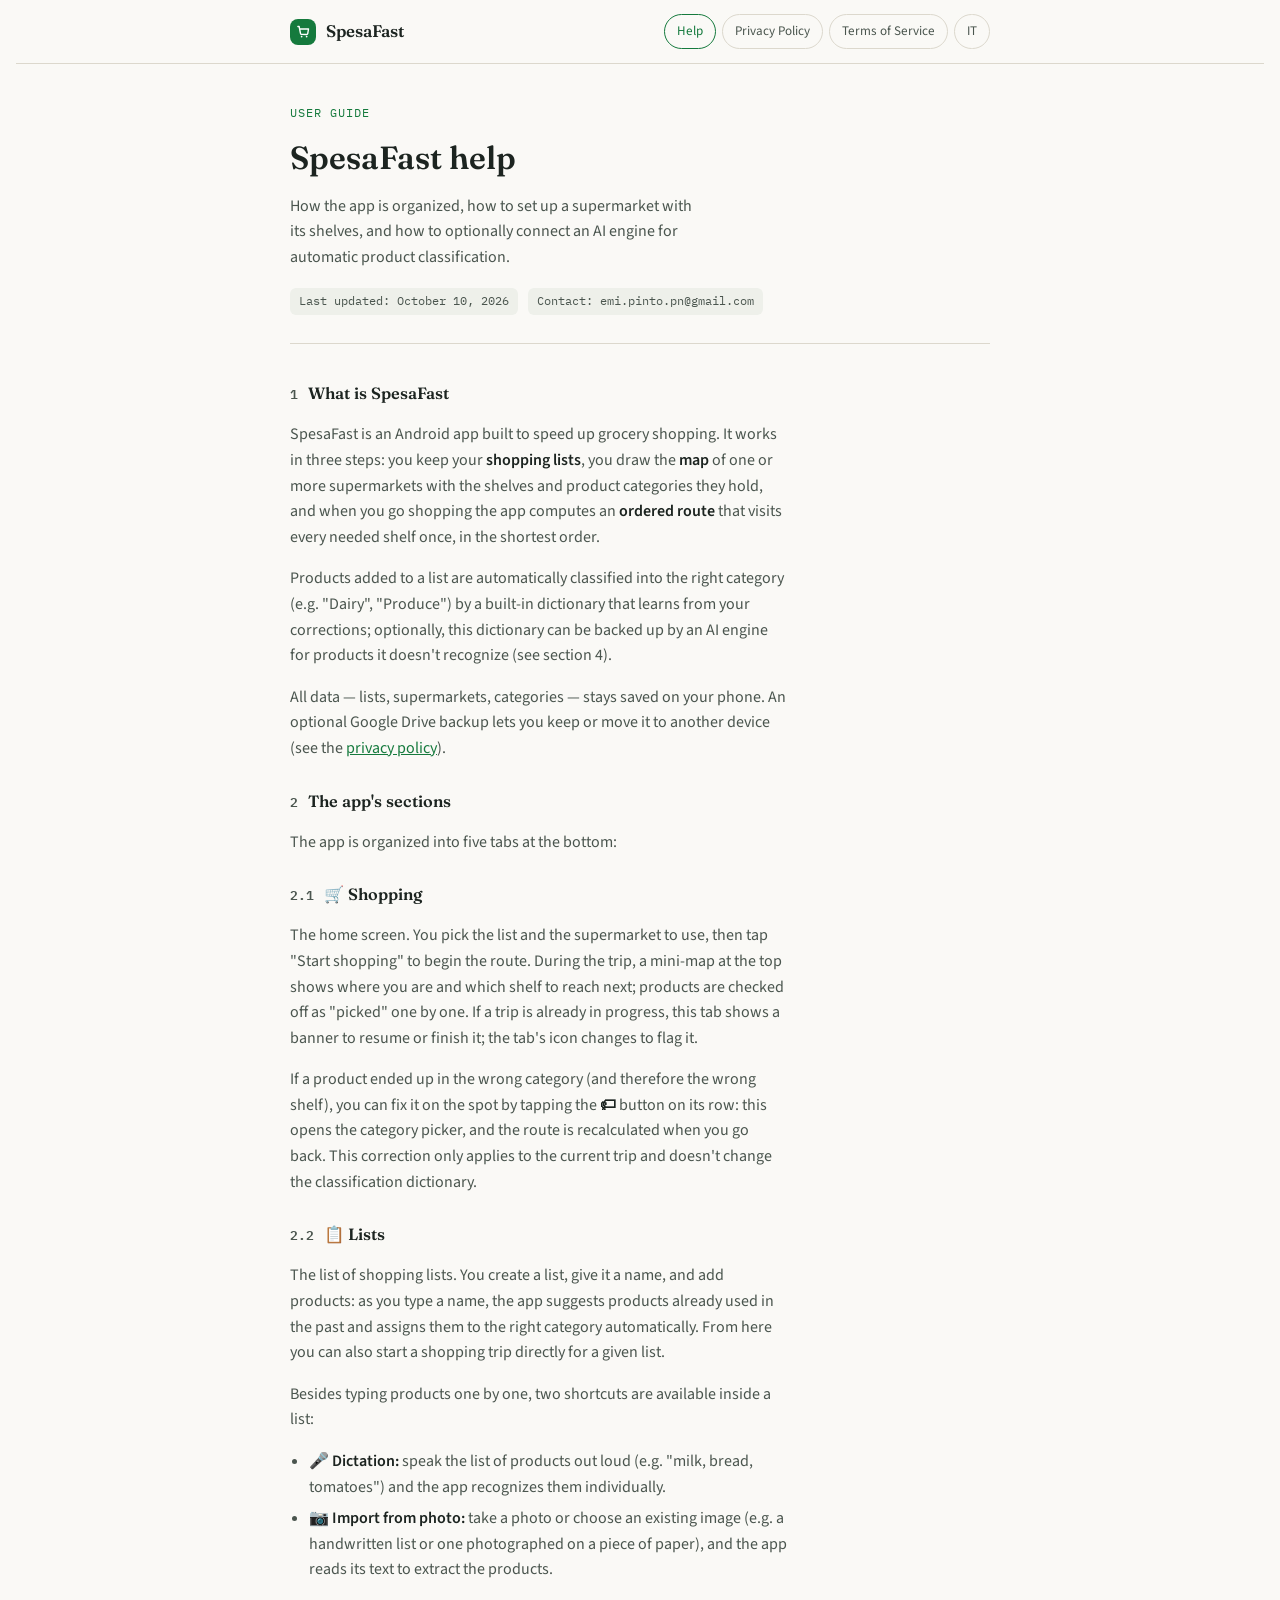
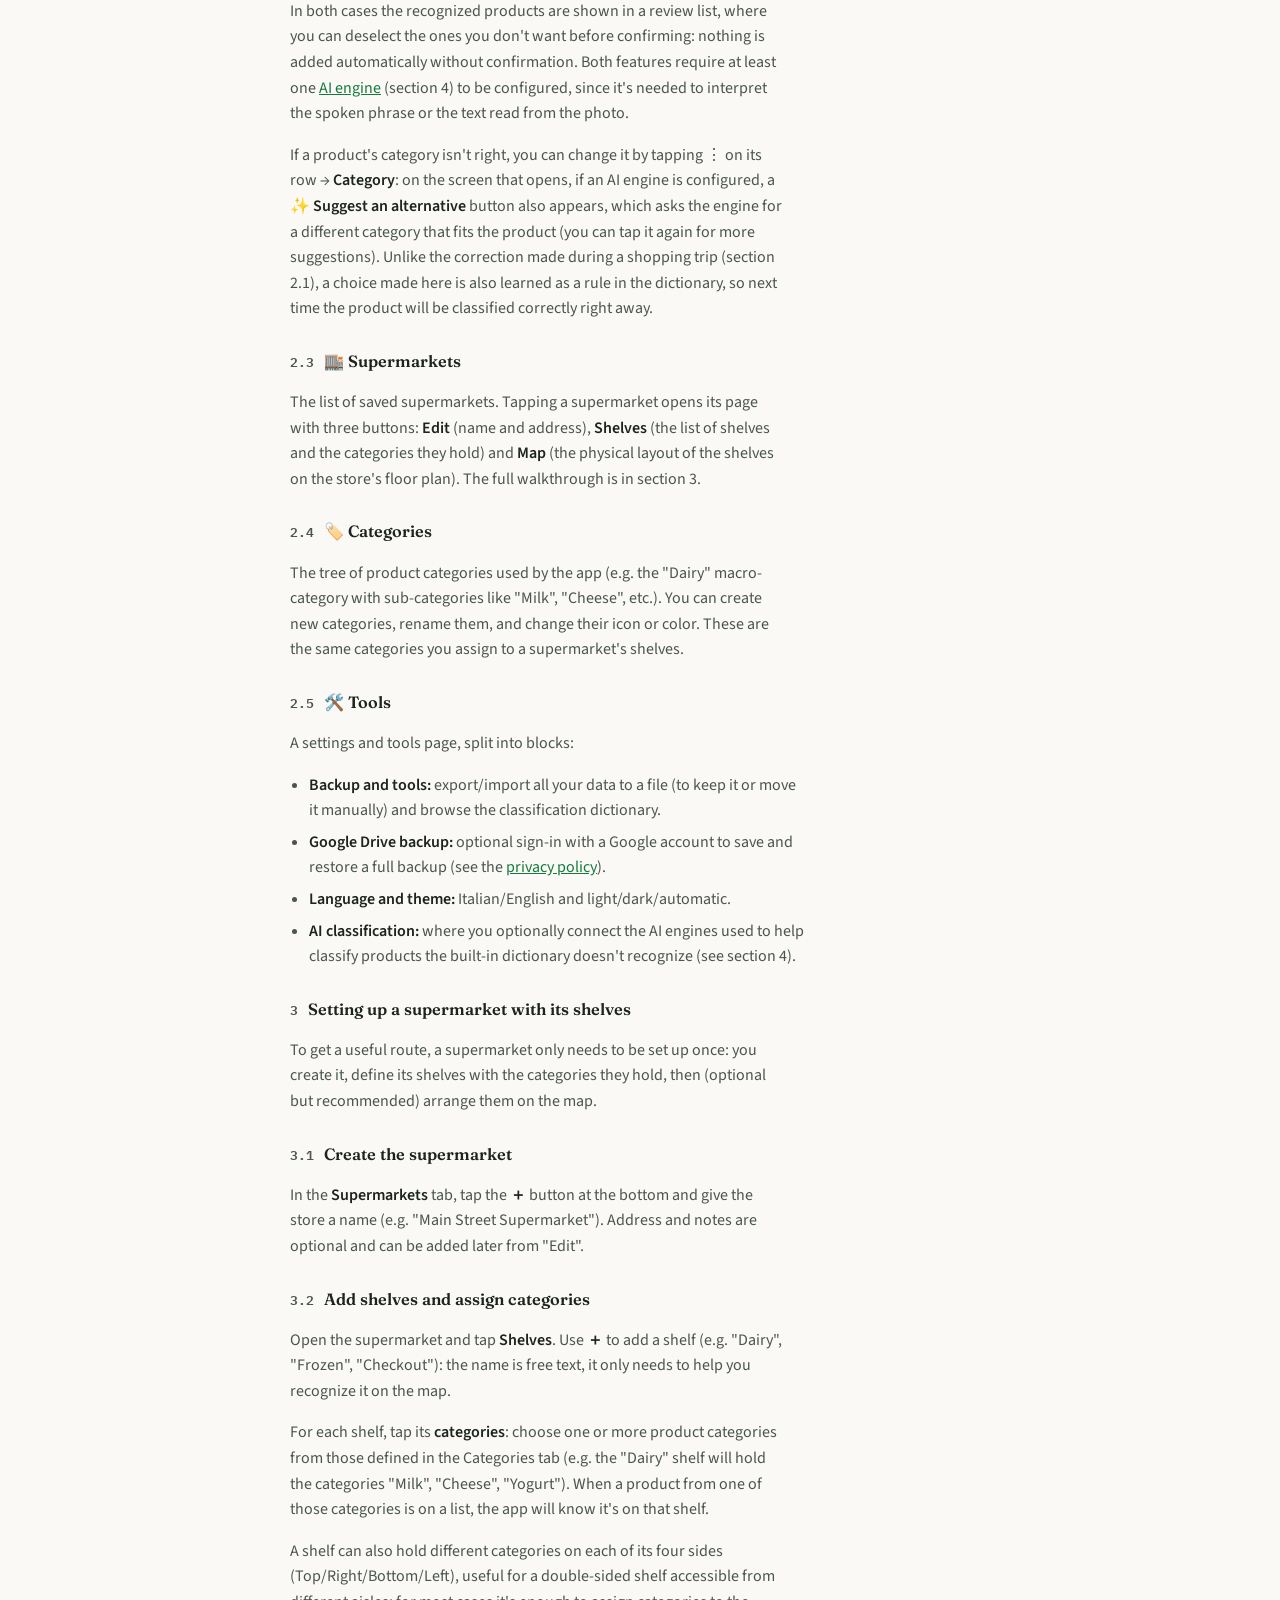
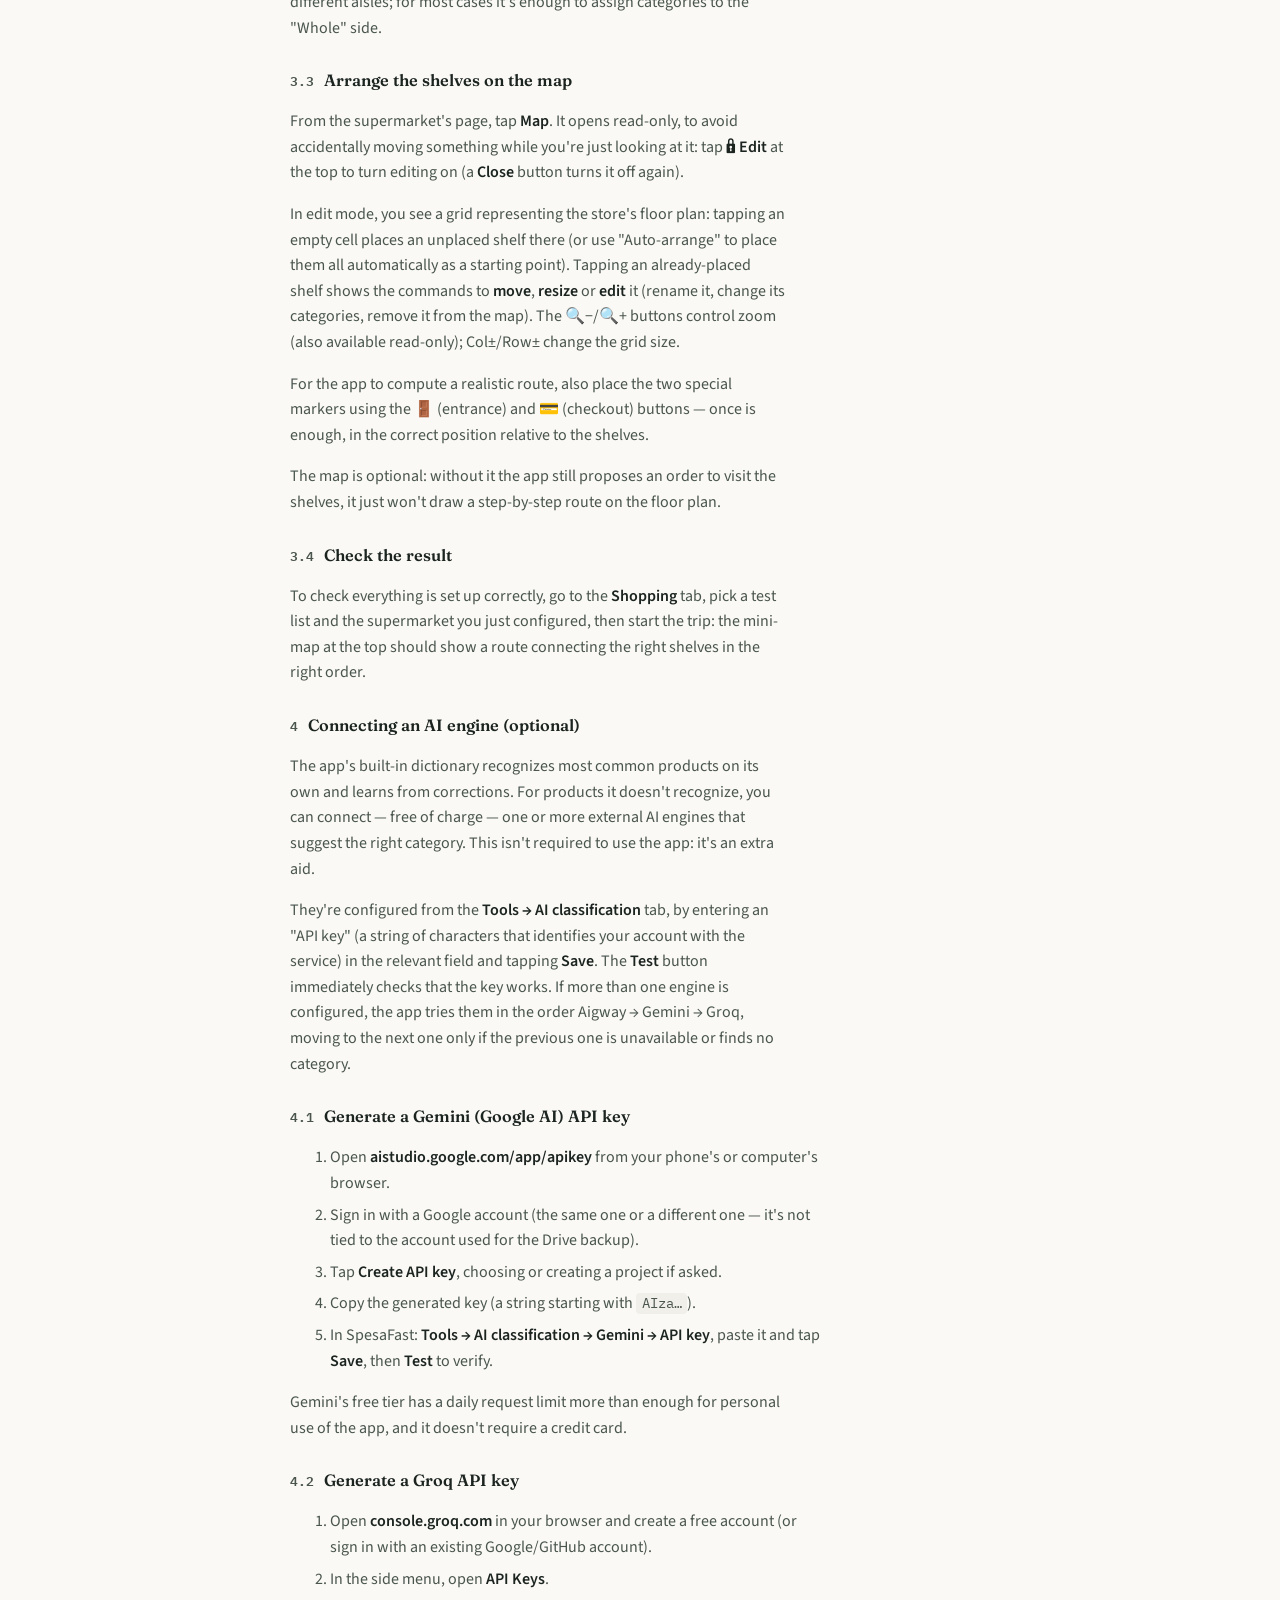
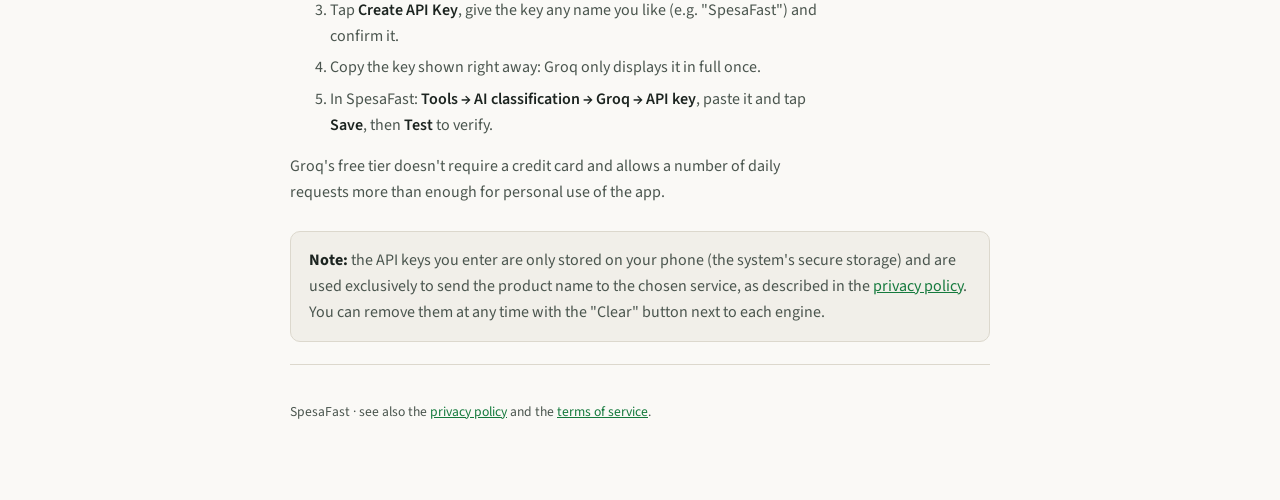
<file: en/help.html>
<!doctype html>
<html lang="en">
<head>
<meta charset="utf-8">
<meta name="viewport" content="width=device-width, initial-scale=1">
<title>Help — SpesaFast</title>
<link rel="preconnect" href="https://fonts.googleapis.com">
<link rel="preconnect" href="https://fonts.gstatic.com" crossorigin>
<link href="https://fonts.googleapis.com/css2?family=Fraunces:wght@500;600&family=Source+Sans+3:wght@400;600&family=IBM+Plex+Mono:wght@400;500&display=swap" rel="stylesheet">
<link rel="stylesheet" href="../style.css">
</head>
<body>

<header class="top">
  <div class="wrap">
    <a class="brand" href="index.html">
      <span class="mark">
        <svg viewBox="0 0 24 24" fill="none" stroke="#fff" stroke-width="2.2" stroke-linecap="round" stroke-linejoin="round">
          <circle cx="9" cy="20" r="1.4" fill="#fff" stroke="none"/>
          <circle cx="17" cy="20" r="1.4" fill="#fff" stroke="none"/>
          <path d="M3 4h2l2.2 11.2a1.8 1.8 0 0 0 1.8 1.5h8a1.8 1.8 0 0 0 1.77-1.48L20 8H6.2"/>
        </svg>
      </span>
      SpesaFast
    </a>
    <nav class="jump">
      <a href="help.html" aria-current="page">Help</a>
      <a href="privacy.html">Privacy Policy</a>
      <a href="terms.html">Terms of Service</a>
      <a href="../help.html" lang="it">IT</a>
    </nav>
  </div>
</header>

<main class="wrap">

  <div class="masthead">
    <span class="eyebrow">User guide</span>
    <h1>SpesaFast help</h1>
    <p>How the app is organized, how to set up a supermarket with its shelves, and how to optionally connect an AI engine for automatic product classification.</p>
    <div class="meta">
      <span class="chip">Last updated: October 10, 2026</span>
      <span class="chip">Contact: emi.pinto.pn@gmail.com</span>
    </div>
  </div>

  <article class="clause">
    <h3><span class="n">1</span> What is SpesaFast</h3>
    <p>SpesaFast is an Android app built to speed up grocery shopping. It works in three steps: you keep your <strong>shopping lists</strong>, you draw the <strong>map</strong> of one or more supermarkets with the shelves and product categories they hold, and when you go shopping the app computes an <strong>ordered route</strong> that visits every needed shelf once, in the shortest order.</p>
    <p>Products added to a list are automatically classified into the right category (e.g. "Dairy", "Produce") by a built-in dictionary that learns from your corrections; optionally, this dictionary can be backed up by an AI engine for products it doesn't recognize (see section 4).</p>
    <p>All data — lists, supermarkets, categories — stays saved on your phone. An optional Google Drive backup lets you keep or move it to another device (see the <a href="privacy.html">privacy policy</a>).</p>
  </article>

  <article class="clause">
    <h3><span class="n">2</span> The app's sections</h3>
    <p>The app is organized into five tabs at the bottom:</p>
  </article>

  <article class="clause">
    <h3><span class="n">2.1</span> 🛒 Shopping</h3>
    <p>The home screen. You pick the list and the supermarket to use, then tap "Start shopping" to begin the route. During the trip, a mini-map at the top shows where you are and which shelf to reach next; products are checked off as "picked" one by one. If a trip is already in progress, this tab shows a banner to resume or finish it; the tab's icon changes to flag it.</p>
    <p>If a product ended up in the wrong category (and therefore the wrong shelf), you can fix it on the spot by tapping the <strong>🏷</strong> button on its row: this opens the category picker, and the route is recalculated when you go back. This correction only applies to the current trip and doesn't change the classification dictionary.</p>
  </article>

  <article class="clause">
    <h3><span class="n">2.2</span> 📋 Lists</h3>
    <p>The list of shopping lists. You create a list, give it a name, and add products: as you type a name, the app suggests products already used in the past and assigns them to the right category automatically. From here you can also start a shopping trip directly for a given list.</p>
    <p>Besides typing products one by one, two shortcuts are available inside a list:</p>
    <ul>
      <li><strong>🎤 Dictation:</strong> speak the list of products out loud (e.g. "milk, bread, tomatoes") and the app recognizes them individually.</li>
      <li><strong>📷 Import from photo:</strong> take a photo or choose an existing image (e.g. a handwritten list or one photographed on a piece of paper), and the app reads its text to extract the products.</li>
    </ul>
    <p>In both cases the recognized products are shown in a review list, where you can deselect the ones you don't want before confirming: nothing is added automatically without confirmation. Both features require at least one <a href="help.html#ai">AI engine</a> (section 4) to be configured, since it's needed to interpret the spoken phrase or the text read from the photo.</p>
    <p>If a product's category isn't right, you can change it by tapping ⋮ on its row → <strong>Category</strong>: on the screen that opens, if an AI engine is configured, a <strong>✨ Suggest an alternative</strong> button also appears, which asks the engine for a different category that fits the product (you can tap it again for more suggestions). Unlike the correction made during a shopping trip (section 2.1), a choice made here is also learned as a rule in the dictionary, so next time the product will be classified correctly right away.</p>
  </article>

  <article class="clause">
    <h3><span class="n">2.3</span> 🏬 Supermarkets</h3>
    <p>The list of saved supermarkets. Tapping a supermarket opens its page with three buttons: <strong>Edit</strong> (name and address), <strong>Shelves</strong> (the list of shelves and the categories they hold) and <strong>Map</strong> (the physical layout of the shelves on the store's floor plan). The full walkthrough is in section 3.</p>
  </article>

  <article class="clause">
    <h3><span class="n">2.4</span> 🏷️ Categories</h3>
    <p>The tree of product categories used by the app (e.g. the "Dairy" macro-category with sub-categories like "Milk", "Cheese", etc.). You can create new categories, rename them, and change their icon or color. These are the same categories you assign to a supermarket's shelves.</p>
  </article>

  <article class="clause">
    <h3><span class="n">2.5</span> 🛠️ Tools</h3>
    <p>A settings and tools page, split into blocks:</p>
    <ul>
      <li><strong>Backup and tools:</strong> export/import all your data to a file (to keep it or move it manually) and browse the classification dictionary.</li>
      <li><strong>Google Drive backup:</strong> optional sign-in with a Google account to save and restore a full backup (see the <a href="privacy.html">privacy policy</a>).</li>
      <li><strong>Language and theme:</strong> Italian/English and light/dark/automatic.</li>
      <li><strong>AI classification:</strong> where you optionally connect the AI engines used to help classify products the built-in dictionary doesn't recognize (see section 4).</li>
    </ul>
  </article>

  <article class="clause">
    <h3><span class="n">3</span> Setting up a supermarket with its shelves</h3>
    <p>To get a useful route, a supermarket only needs to be set up once: you create it, define its shelves with the categories they hold, then (optional but recommended) arrange them on the map.</p>
  </article>

  <article class="clause">
    <h3><span class="n">3.1</span> Create the supermarket</h3>
    <p>In the <strong>Supermarkets</strong> tab, tap the <strong>＋</strong> button at the bottom and give the store a name (e.g. "Main Street Supermarket"). Address and notes are optional and can be added later from "Edit".</p>
  </article>

  <article class="clause">
    <h3><span class="n">3.2</span> Add shelves and assign categories</h3>
    <p>Open the supermarket and tap <strong>Shelves</strong>. Use <strong>＋</strong> to add a shelf (e.g. "Dairy", "Frozen", "Checkout"): the name is free text, it only needs to help you recognize it on the map.</p>
    <p>For each shelf, tap its <strong>categories</strong>: choose one or more product categories from those defined in the Categories tab (e.g. the "Dairy" shelf will hold the categories "Milk", "Cheese", "Yogurt"). When a product from one of those categories is on a list, the app will know it's on that shelf.</p>
    <p>A shelf can also hold different categories on each of its four sides (Top/Right/Bottom/Left), useful for a double-sided shelf accessible from different aisles; for most cases it's enough to assign categories to the "Whole" side.</p>
  </article>

  <article class="clause">
    <h3><span class="n">3.3</span> Arrange the shelves on the map</h3>
    <p>From the supermarket's page, tap <strong>Map</strong>. It opens read-only, to avoid accidentally moving something while you're just looking at it: tap <strong>🔒 Edit</strong> at the top to turn editing on (a <strong>Close</strong> button turns it off again).</p>
    <p>In edit mode, you see a grid representing the store's floor plan: tapping an empty cell places an unplaced shelf there (or use "Auto-arrange" to place them all automatically as a starting point). Tapping an already-placed shelf shows the commands to <strong>move</strong>, <strong>resize</strong> or <strong>edit</strong> it (rename it, change its categories, remove it from the map). The 🔍−/🔍+ buttons control zoom (also available read-only); Col±/Row± change the grid size.</p>
    <p>For the app to compute a realistic route, also place the two special markers using the 🚪 (entrance) and 💳 (checkout) buttons — once is enough, in the correct position relative to the shelves.</p>
    <p>The map is optional: without it the app still proposes an order to visit the shelves, it just won't draw a step-by-step route on the floor plan.</p>
  </article>

  <article class="clause">
    <h3><span class="n">3.4</span> Check the result</h3>
    <p>To check everything is set up correctly, go to the <strong>Shopping</strong> tab, pick a test list and the supermarket you just configured, then start the trip: the mini-map at the top should show a route connecting the right shelves in the right order.</p>
  </article>

  <article class="clause" id="ai">
    <h3><span class="n">4</span> Connecting an AI engine (optional)</h3>
    <p>The app's built-in dictionary recognizes most common products on its own and learns from corrections. For products it doesn't recognize, you can connect — free of charge — one or more external AI engines that suggest the right category. This isn't required to use the app: it's an extra aid.</p>
    <p>They're configured from the <strong>Tools → AI classification</strong> tab, by entering an "API key" (a string of characters that identifies your account with the service) in the relevant field and tapping <strong>Save</strong>. The <strong>Test</strong> button immediately checks that the key works. If more than one engine is configured, the app tries them in the order Aigway → Gemini → Groq, moving to the next one only if the previous one is unavailable or finds no category.</p>
  </article>

  <article class="clause">
    <h3><span class="n">4.1</span> Generate a Gemini (Google AI) API key</h3>
    <ol>
      <li>Open <strong>aistudio.google.com/app/apikey</strong> from your phone's or computer's browser.</li>
      <li>Sign in with a Google account (the same one or a different one — it's not tied to the account used for the Drive backup).</li>
      <li>Tap <strong>Create API key</strong>, choosing or creating a project if asked.</li>
      <li>Copy the generated key (a string starting with <code>AIza…</code>).</li>
      <li>In SpesaFast: <strong>Tools → AI classification → Gemini → API key</strong>, paste it and tap <strong>Save</strong>, then <strong>Test</strong> to verify.</li>
    </ol>
    <p>Gemini's free tier has a daily request limit more than enough for personal use of the app, and it doesn't require a credit card.</p>
  </article>

  <article class="clause">
    <h3><span class="n">4.2</span> Generate a Groq API key</h3>
    <ol>
      <li>Open <strong>console.groq.com</strong> in your browser and create a free account (or sign in with an existing Google/GitHub account).</li>
      <li>In the side menu, open <strong>API Keys</strong>.</li>
      <li>Tap <strong>Create API Key</strong>, give the key any name you like (e.g. "SpesaFast") and confirm it.</li>
      <li>Copy the key shown right away: Groq only displays it in full once.</li>
      <li>In SpesaFast: <strong>Tools → AI classification → Groq → API key</strong>, paste it and tap <strong>Save</strong>, then <strong>Test</strong> to verify.</li>
    </ol>
    <p>Groq's free tier doesn't require a credit card and allows a number of daily requests more than enough for personal use of the app.</p>
  </article>

  <div class="callout">
    <p><strong>Note:</strong> the API keys you enter are only stored on your phone (the system's secure storage) and are used exclusively to send the product name to the chosen service, as described in the <a href="privacy.html">privacy policy</a>. You can remove them at any time with the "Clear" button next to each engine.</p>
  </div>

  <footer class="page">
    <p>SpesaFast · see also the <a href="privacy.html">privacy policy</a> and the <a href="terms.html">terms of service</a>.</p>
  </footer>

</main>
</body>
</html>
</file>
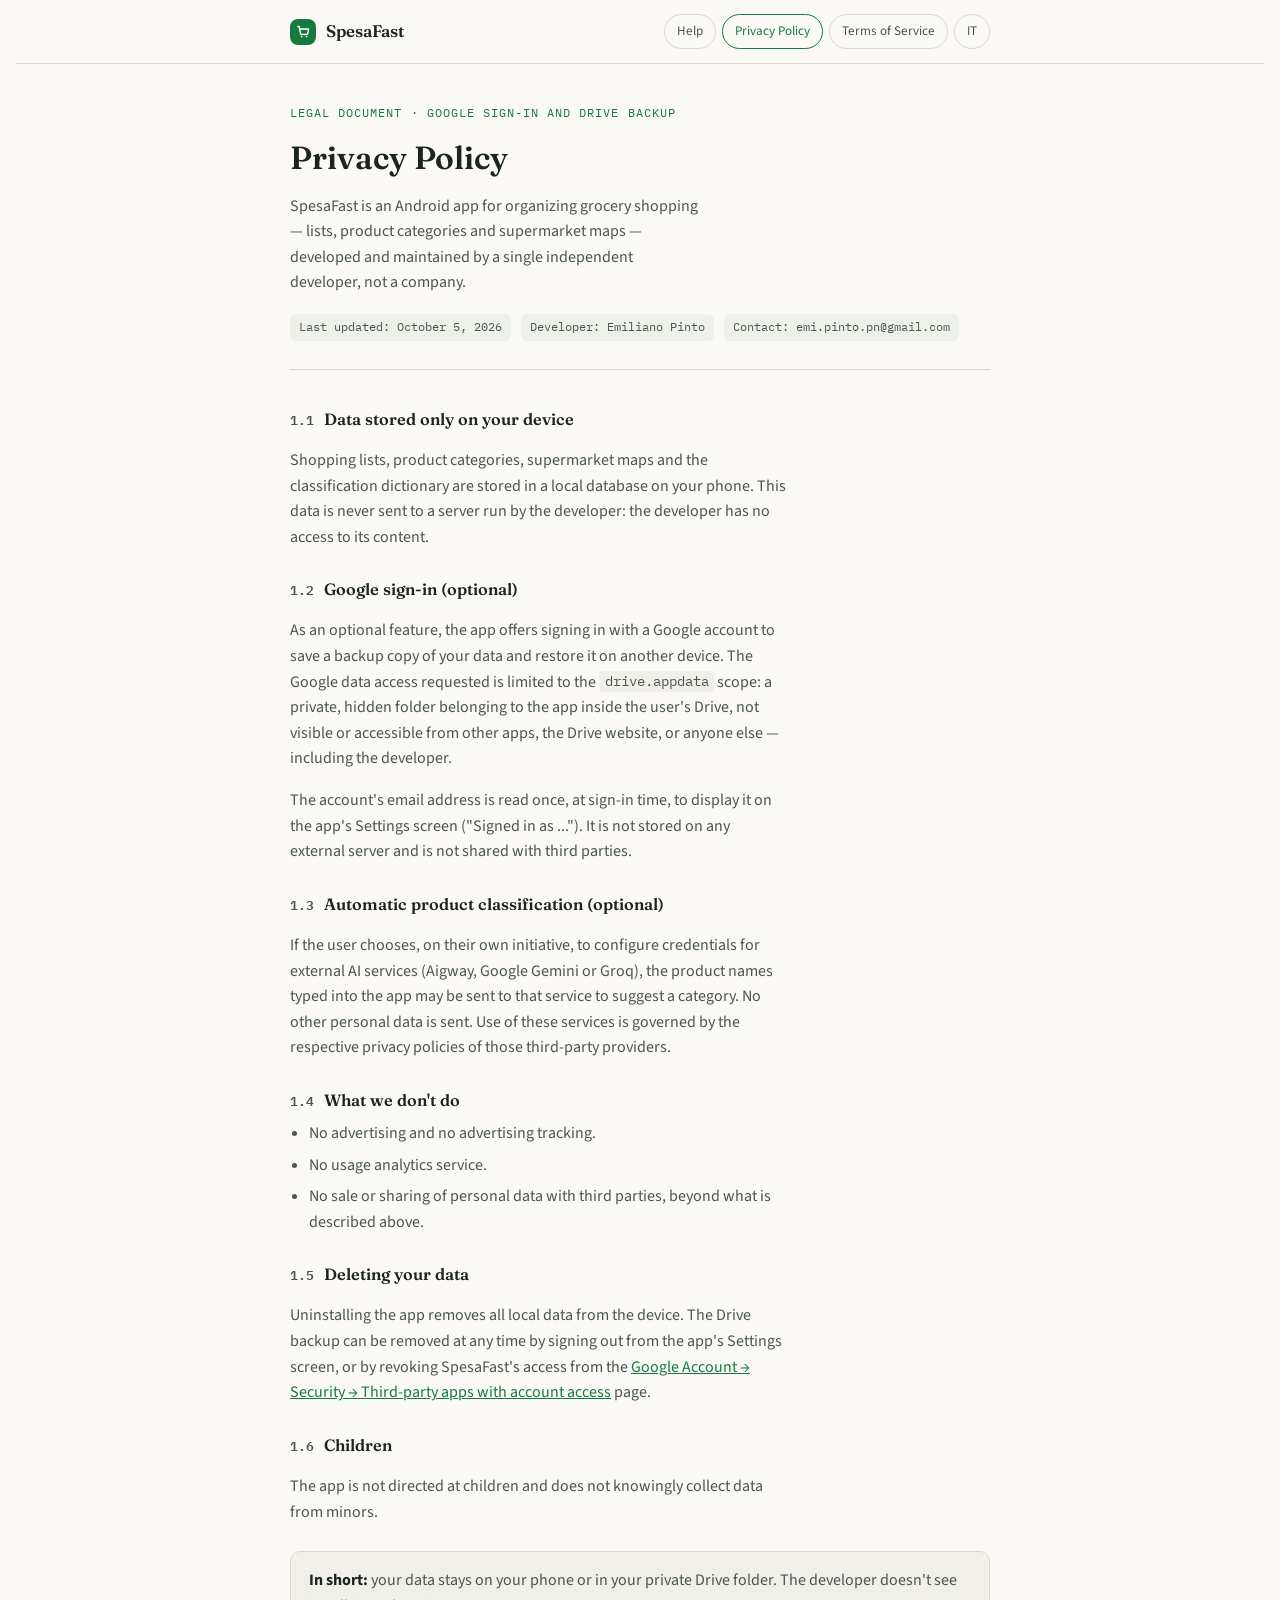
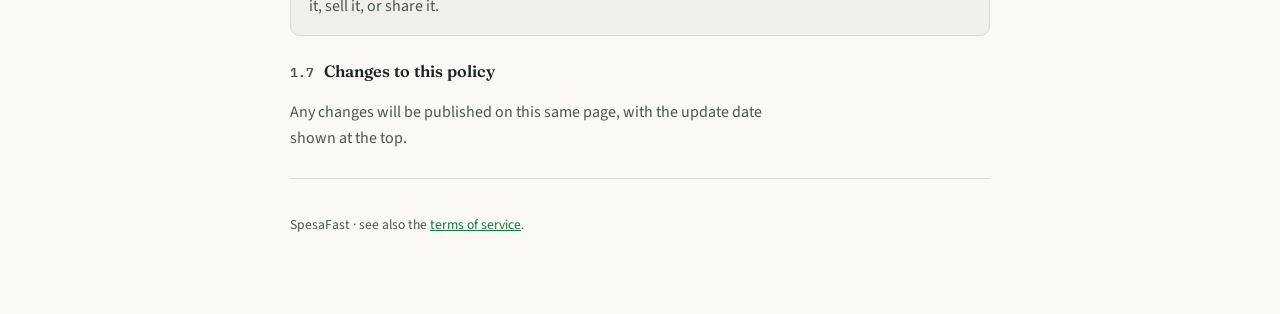
<file: en/privacy.html>
<!doctype html>
<html lang="en">
<head>
<meta charset="utf-8">
<meta name="viewport" content="width=device-width, initial-scale=1">
<title>Privacy Policy — SpesaFast</title>
<link rel="preconnect" href="https://fonts.googleapis.com">
<link rel="preconnect" href="https://fonts.gstatic.com" crossorigin>
<link href="https://fonts.googleapis.com/css2?family=Fraunces:wght@500;600&family=Source+Sans+3:wght@400;600&family=IBM+Plex+Mono:wght@400;500&display=swap" rel="stylesheet">
<link rel="stylesheet" href="../style.css">
</head>
<body>

<header class="top">
  <div class="wrap">
    <a class="brand" href="index.html">
      <span class="mark">
        <svg viewBox="0 0 24 24" fill="none" stroke="#fff" stroke-width="2.2" stroke-linecap="round" stroke-linejoin="round">
          <circle cx="9" cy="20" r="1.4" fill="#fff" stroke="none"/>
          <circle cx="17" cy="20" r="1.4" fill="#fff" stroke="none"/>
          <path d="M3 4h2l2.2 11.2a1.8 1.8 0 0 0 1.8 1.5h8a1.8 1.8 0 0 0 1.77-1.48L20 8H6.2"/>
        </svg>
      </span>
      SpesaFast
    </a>
    <nav class="jump">
      <a href="help.html">Help</a>
      <a href="privacy.html" aria-current="page">Privacy Policy</a>
      <a href="terms.html">Terms of Service</a>
      <a href="../privacy.html" lang="it">IT</a>
    </nav>
  </div>
</header>

<main class="wrap">

  <div class="masthead">
    <span class="eyebrow">Legal document · Google sign-in and Drive backup</span>
    <h1>Privacy Policy</h1>
    <p>SpesaFast is an Android app for organizing grocery shopping — lists, product categories and supermarket maps — developed and maintained by a single independent developer, not a company.</p>
    <div class="meta">
      <span class="chip">Last updated: October 5, 2026</span>
      <span class="chip">Developer: Emiliano Pinto</span>
      <span class="chip">Contact: emi.pinto.pn@gmail.com</span>
    </div>
  </div>

  <article class="clause">
    <h3><span class="n">1.1</span> Data stored only on your device</h3>
    <p>Shopping lists, product categories, supermarket maps and the classification dictionary are stored in a local database on your phone. This data is never sent to a server run by the developer: the developer has no access to its content.</p>
  </article>

  <article class="clause">
    <h3><span class="n">1.2</span> Google sign-in (optional)</h3>
    <p>As an optional feature, the app offers signing in with a Google account to save a backup copy of your data and restore it on another device. The Google data access requested is limited to the <code>drive.appdata</code> scope: a private, hidden folder belonging to the app inside the user's Drive, not visible or accessible from other apps, the Drive website, or anyone else — including the developer.</p>
    <p>The account's email address is read once, at sign-in time, to display it on the app's Settings screen ("Signed in as ..."). It is not stored on any external server and is not shared with third parties.</p>
  </article>

  <article class="clause">
    <h3><span class="n">1.3</span> Automatic product classification (optional)</h3>
    <p>If the user chooses, on their own initiative, to configure credentials for external AI services (Aigway, Google Gemini or Groq), the product names typed into the app may be sent to that service to suggest a category. No other personal data is sent. Use of these services is governed by the respective privacy policies of those third-party providers.</p>
  </article>

  <article class="clause">
    <h3><span class="n">1.4</span> What we don't do</h3>
    <ul>
      <li>No advertising and no advertising tracking.</li>
      <li>No usage analytics service.</li>
      <li>No sale or sharing of personal data with third parties, beyond what is described above.</li>
    </ul>
  </article>

  <article class="clause" id="deleting-your-data">
    <h3><span class="n">1.5</span> Deleting your data</h3>
    <p>Uninstalling the app removes all local data from the device. The Drive backup can be removed at any time by signing out from the app's Settings screen, or by revoking SpesaFast's access from the <a href="https://myaccount.google.com/permissions" target="_blank" rel="noopener">Google Account → Security → Third-party apps with account access</a> page.</p>
  </article>

  <article class="clause">
    <h3><span class="n">1.6</span> Children</h3>
    <p>The app is not directed at children and does not knowingly collect data from minors.</p>
  </article>

  <div class="callout">
    <p><strong>In short:</strong> your data stays on your phone or in your private Drive folder. The developer doesn't see it, sell it, or share it.</p>
  </div>

  <article class="clause">
    <h3><span class="n">1.7</span> Changes to this policy</h3>
    <p>Any changes will be published on this same page, with the update date shown at the top.</p>
  </article>

  <footer class="page">
    <p>SpesaFast · see also the <a href="terms.html">terms of service</a>.</p>
  </footer>

</main>
</body>
</html>
</file>
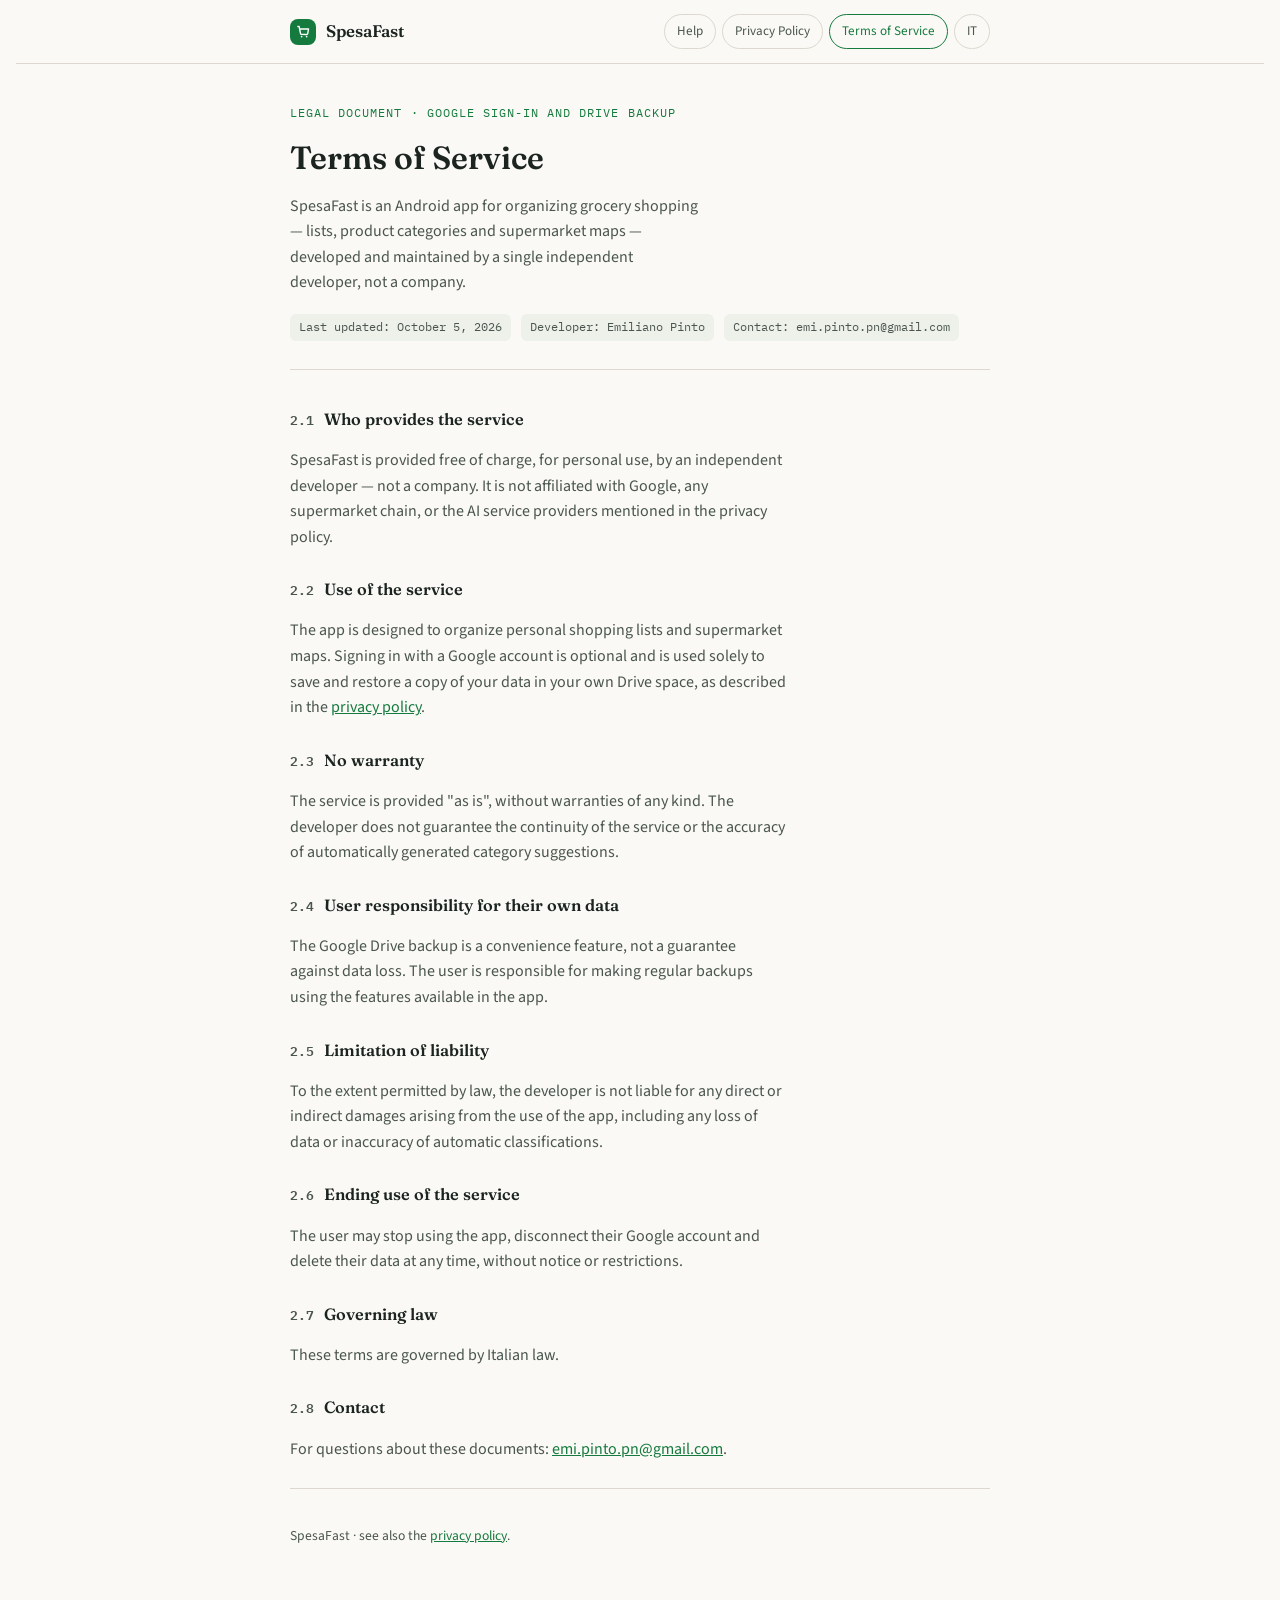
<file: en/terms.html>
<!doctype html>
<html lang="en">
<head>
<meta charset="utf-8">
<meta name="viewport" content="width=device-width, initial-scale=1">
<title>Terms of Service — SpesaFast</title>
<link rel="preconnect" href="https://fonts.googleapis.com">
<link rel="preconnect" href="https://fonts.gstatic.com" crossorigin>
<link href="https://fonts.googleapis.com/css2?family=Fraunces:wght@500;600&family=Source+Sans+3:wght@400;600&family=IBM+Plex+Mono:wght@400;500&display=swap" rel="stylesheet">
<link rel="stylesheet" href="../style.css">
</head>
<body>

<header class="top">
  <div class="wrap">
    <a class="brand" href="index.html">
      <span class="mark">
        <svg viewBox="0 0 24 24" fill="none" stroke="#fff" stroke-width="2.2" stroke-linecap="round" stroke-linejoin="round">
          <circle cx="9" cy="20" r="1.4" fill="#fff" stroke="none"/>
          <circle cx="17" cy="20" r="1.4" fill="#fff" stroke="none"/>
          <path d="M3 4h2l2.2 11.2a1.8 1.8 0 0 0 1.8 1.5h8a1.8 1.8 0 0 0 1.77-1.48L20 8H6.2"/>
        </svg>
      </span>
      SpesaFast
    </a>
    <nav class="jump">
      <a href="help.html">Help</a>
      <a href="privacy.html">Privacy Policy</a>
      <a href="terms.html" aria-current="page">Terms of Service</a>
      <a href="../terms.html" lang="it">IT</a>
    </nav>
  </div>
</header>

<main class="wrap">

  <div class="masthead">
    <span class="eyebrow">Legal document · Google sign-in and Drive backup</span>
    <h1>Terms of Service</h1>
    <p>SpesaFast is an Android app for organizing grocery shopping — lists, product categories and supermarket maps — developed and maintained by a single independent developer, not a company.</p>
    <div class="meta">
      <span class="chip">Last updated: October 5, 2026</span>
      <span class="chip">Developer: Emiliano Pinto</span>
      <span class="chip">Contact: emi.pinto.pn@gmail.com</span>
    </div>
  </div>

  <article class="clause">
    <h3><span class="n">2.1</span> Who provides the service</h3>
    <p>SpesaFast is provided free of charge, for personal use, by an independent developer — not a company. It is not affiliated with Google, any supermarket chain, or the AI service providers mentioned in the privacy policy.</p>
  </article>

  <article class="clause">
    <h3><span class="n">2.2</span> Use of the service</h3>
    <p>The app is designed to organize personal shopping lists and supermarket maps. Signing in with a Google account is optional and is used solely to save and restore a copy of your data in your own Drive space, as described in the <a href="privacy.html">privacy policy</a>.</p>
  </article>

  <article class="clause">
    <h3><span class="n">2.3</span> No warranty</h3>
    <p>The service is provided "as is", without warranties of any kind. The developer does not guarantee the continuity of the service or the accuracy of automatically generated category suggestions.</p>
  </article>

  <article class="clause">
    <h3><span class="n">2.4</span> User responsibility for their own data</h3>
    <p>The Google Drive backup is a convenience feature, not a guarantee against data loss. The user is responsible for making regular backups using the features available in the app.</p>
  </article>

  <article class="clause">
    <h3><span class="n">2.5</span> Limitation of liability</h3>
    <p>To the extent permitted by law, the developer is not liable for any direct or indirect damages arising from the use of the app, including any loss of data or inaccuracy of automatic classifications.</p>
  </article>

  <article class="clause">
    <h3><span class="n">2.6</span> Ending use of the service</h3>
    <p>The user may stop using the app, disconnect their Google account and delete their data at any time, without notice or restrictions.</p>
  </article>

  <article class="clause">
    <h3><span class="n">2.7</span> Governing law</h3>
    <p>These terms are governed by Italian law.</p>
  </article>

  <article class="clause">
    <h3><span class="n">2.8</span> Contact</h3>
    <p>For questions about these documents: <a href="mailto:emi.pinto.pn@gmail.com">emi.pinto.pn@gmail.com</a>.</p>
  </article>

  <footer class="page">
    <p>SpesaFast · see also the <a href="privacy.html">privacy policy</a>.</p>
  </footer>

</main>
</body>
</html>
</file>
<file: style.css>
:root{
  --ink:#1c2420;
  --ink-soft:#4a554e;
  --paper:#faf9f6;
  --paper-raised:#f1efe9;
  --rule:#dcd8cd;
  --accent:#157a3d;
  --accent-soft:#e4f1e8;
  --mono-chip:#eef0ea;
  --maxw:700px;
}
@media (prefers-color-scheme: dark){
  :root{
    --ink:#eef0ea;
    --ink-soft:#aab3a7;
    --paper:#15180f;
    --paper-raised:#1d2217;
    --rule:#333a2c;
    --accent:#5fd089;
    --accent-soft:#1d2f22;
    --mono-chip:#1f2419;
  }
}
*{box-sizing:border-box;}
body{
  background:var(--paper);
  color:var(--ink);
  font-family:"Source Sans 3", -apple-system, "Segoe UI", sans-serif;
  font-size:16px;
  line-height:1.6;
  margin:0;
  padding-inline:16px;
}
h1,h2,h3{
  font-family:"Fraunces", Georgia, serif;
  font-weight:600;
  color:var(--ink);
  margin:0;
}
.wrap{max-width:var(--maxw); margin-inline:auto;}

header.top{
  position:sticky; top:0;
  background:var(--paper);
  border-bottom:1px solid var(--rule);
  z-index:5;
}
header.top .wrap{
  display:flex; align-items:center; justify-content:space-between;
  gap:12px; padding-block:14px; flex-wrap:wrap;
}
.brand{display:flex; align-items:center; gap:10px; font-family:"Fraunces",serif; font-weight:600; font-size:1.05rem; text-decoration:none; color:var(--ink);}
.brand .mark{
  width:26px; height:26px; border-radius:8px;
  background:var(--accent); flex:none;
  display:grid; place-items:center;
}
.brand .mark svg{width:15px; height:15px;}
nav.jump{display:flex; gap:6px; flex-wrap:wrap;}
nav.jump a{
  font-size:.82rem; padding:6px 12px; border-radius:999px;
  border:1px solid var(--rule); color:var(--ink-soft); text-decoration:none;
  white-space:nowrap;
}
nav.jump a:hover, nav.jump a[aria-current]{border-color:var(--accent); color:var(--accent);}

main{padding-block:40px 64px;}

.masthead{padding-block-end:28px; border-bottom:1px solid var(--rule); margin-block-end:36px;}
.masthead .eyebrow{
  font-family:"IBM Plex Mono", ui-monospace, monospace;
  font-size:.72rem; letter-spacing:.09em; text-transform:uppercase;
  color:var(--accent); margin-block-end:10px; display:block;
}
.masthead h1{font-size:2rem;}
.masthead p{color:var(--ink-soft); margin-block-start:10px; max-width:52ch;}
.meta{display:flex; gap:10px; flex-wrap:wrap; margin-block-start:18px;}
.chip{
  font-family:"IBM Plex Mono", ui-monospace, monospace;
  font-size:.74rem; background:var(--mono-chip); color:var(--ink-soft);
  border-radius:6px; padding:4px 9px;
}

article.clause{margin-block-end:26px;}
article.clause h3{
  font-size:1.02rem; display:flex; gap:10px; align-items:baseline;
  margin-block-end:8px; font-family:"Fraunces",serif;
}
article.clause h3 .n{
  font-family:"IBM Plex Mono", ui-monospace, monospace;
  color:var(--ink-soft); font-size:.82rem; flex:none;
}
article.clause p, article.clause li{color:var(--ink-soft); max-width:62ch;}
article.clause p + p{margin-block-start:10px;}
article.clause ul{margin:8px 0 0; padding-inline-start:1.2em;}
article.clause li + li{margin-block-start:6px;}
article.clause strong{color:var(--ink); font-weight:600;}
article.clause code{
  font-family:"IBM Plex Mono", ui-monospace, monospace; font-size:.88em;
  background:var(--paper-raised); padding:.1em .4em; border-radius:4px;
}

.callout{
  border:1px solid var(--rule); background:var(--paper-raised);
  border-radius:10px; padding:16px 18px; margin-block:22px;
}
.callout p{color:var(--ink-soft); margin:0; max-width:none;}
.callout strong{color:var(--ink);}

footer.page{
  border-top:1px solid var(--rule); padding-block-start:22px;
  color:var(--ink-soft); font-size:.85rem;
}
footer.page a{color:var(--accent);}

a{color:var(--accent);}

@media (max-width:520px){
  header.top .wrap{flex-direction:column; align-items:flex-start; gap:10px;}
  .masthead h1{font-size:1.6rem;}
}
</file>
